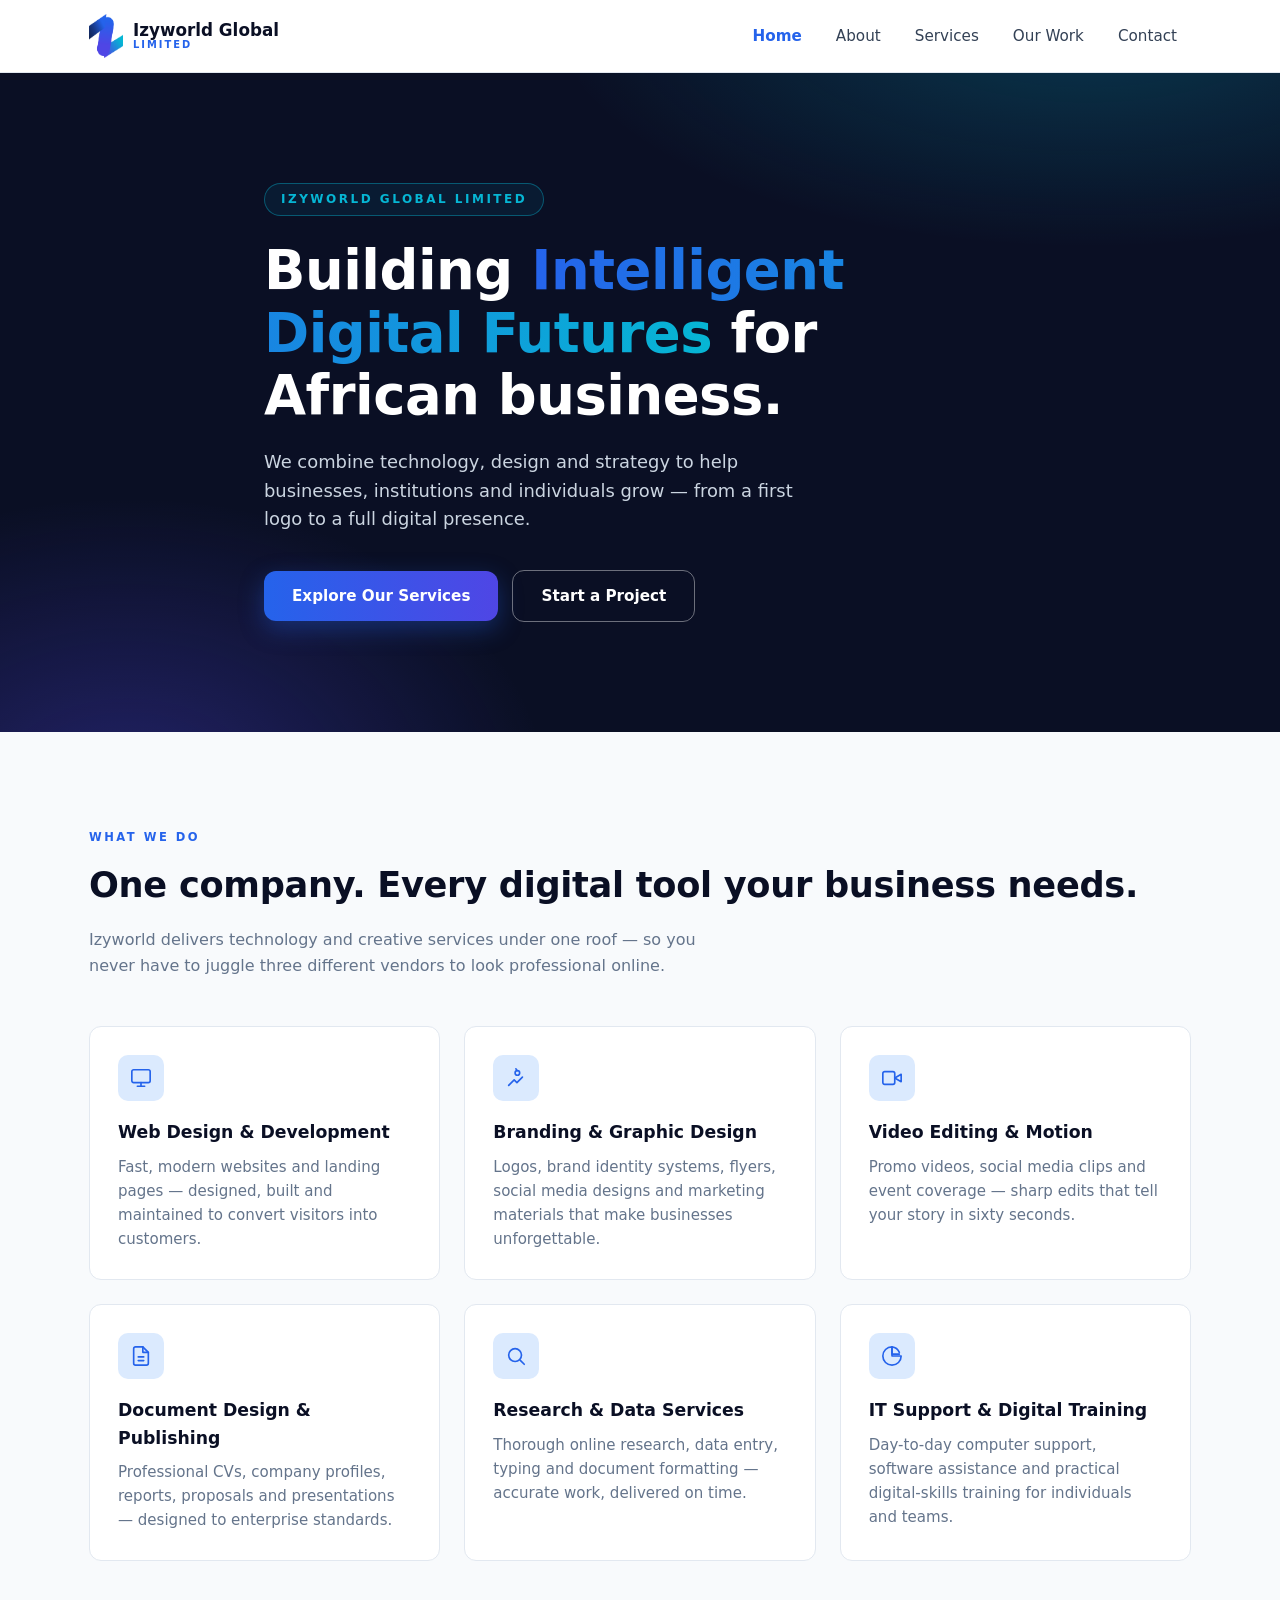
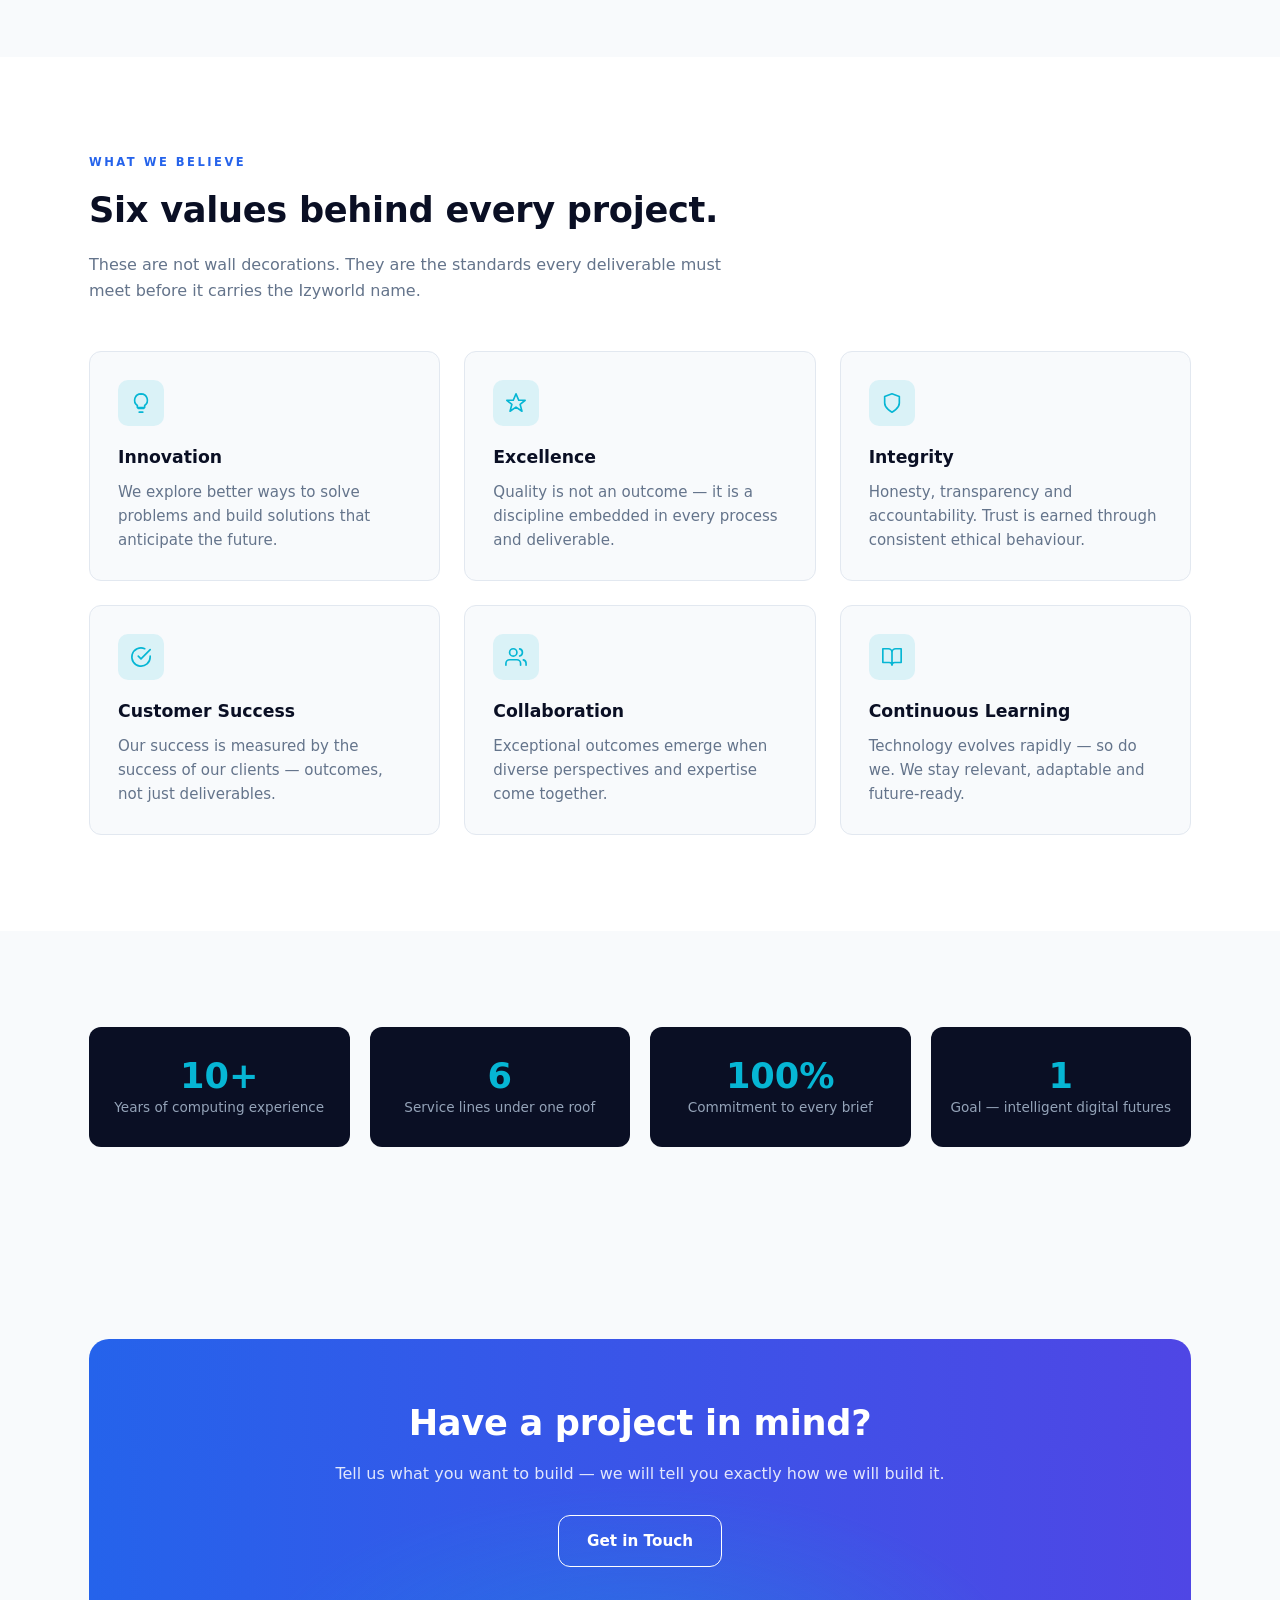
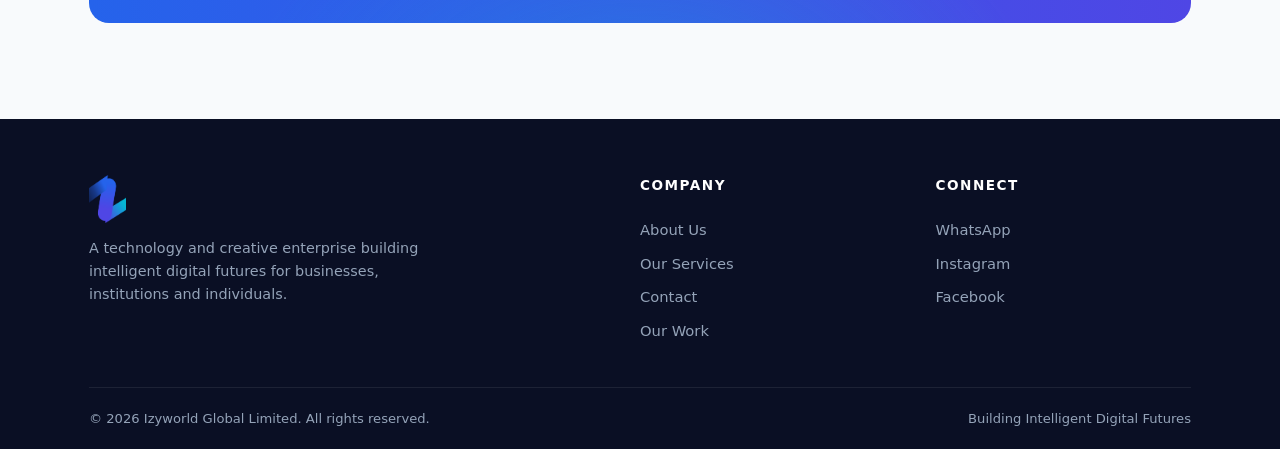
<file: index.html>
<!DOCTYPE html>
<!-- ============================================================
     IZYWORLD GLOBAL LIMITED — HOME PAGE
     This is the file people see first. It has 5 sections:
       1. Hero      — the big opening statement
       2. Services  — what Izyworld does (quick overview)
       3. Values   — the company's six core values
       4. Numbers   — quick trust facts about the company
       5. CTA      — final call to action before the footer
     ============================================================ -->
<html lang="en">
<head>
  <meta charset="UTF-8">
  <meta name="viewport" content="width=device-width, initial-scale=1.0">
  <title>Izyworld Global Limited — Building Intelligent Digital Futures</title>
  <meta name="description" content="Izyworld Global Limited is a technology and creative enterprise delivering web design, branding, video, document design and digital support services.">

  <!-- Favicon: the little logo in the browser tab -->
  <link rel="icon" type="image/png" href="assets/favicon-32.png">
  <link rel="apple-touch-icon" href="assets/apple-touch-icon.png">

  <!-- Stylesheets: brand colors first, then the layout -->
  <link rel="stylesheet" href="css/variables.css">
  <link rel="stylesheet" href="css/main.css">
</head>
<body>

  <!-- ========== HEADER / NAVIGATION (same on every page) ========== -->
  <header class="site-header">
    <nav class="nav">
      <a href="index.html" class="brand">
        <img src="assets/izy-logo.png" alt="Izyworld Global Limited logo">
        <span class="brand-name">Izyworld Global<span>Limited</span></span>
      </a>

      <!-- the menu; class "active" marks the page you are on -->
      <ul class="nav-menu">
        <li><a href="index.html" class="active">Home</a></li>
        <li><a href="about.html">About</a></li>
        <li><a href="services.html">Services</a></li>
        <li><a href="portfolio.html">Our Work</a></li>
        <li><a href="contact.html">Contact</a></li>
      </ul>

      <!-- hamburger button (only visible on phones) -->
      <button class="nav-toggle" aria-label="Open menu">
        <svg class="icon-open" viewBox="0 0 24 24" fill="none" stroke-width="2" stroke-linecap="round"><path stroke="currentColor" d="M4 7h16M4 12h16M4 17h16"/></svg>
        <svg class="icon-close" style="display:none" viewBox="0 0 24 24" fill="none" stroke-width="2" stroke-linecap="round"><path stroke="currentColor" d="M6 6l12 12M18 6L6 18"/></svg>
      </button>
    </nav>
  </header>

  <!-- ========== 1. HERO ========== -->
  <section class="hero">
    <div class="container hero-inner">
      <span class="hero-badge">Izyworld Global Limited</span>
      <h1>Building <em>Intelligent Digital Futures</em> for African business.</h1>
      <p>
        We combine technology, design and strategy to help businesses, institutions
        and individuals grow — from a first logo to a full digital presence.
      </p>
      <div class="hero-actions">
        <a href="services.html" class="btn btn-primary">Explore Our Services</a>
        <a href="contact.html" class="btn btn-outline">Start a Project</a>
      </div>
    </div>
  </section>

  <!-- ========== 2. SERVICES (quick overview — full details on services.html) ========== -->
  <section class="section">
    <div class="container">
      <span class="section-eyebrow reveal">What We Do</span>
      <h2 class="reveal">One company. Every digital tool your business needs.</h2>
      <p class="section-lead reveal">
        Izyworld delivers technology and creative services under one roof — so you
        never have to juggle three different vendors to look professional online.
      </p>

      <div class="card-grid">
        <div class="card reveal">
          <div class="card-icon">
            <svg viewBox="0 0 24 24" fill="none" stroke="currentColor" stroke-width="1.8" stroke-linecap="round" stroke-linejoin="round"><rect x="2" y="3" width="20" height="14" rx="2"/><path d="M8 21h8M12 17v4"/></svg>
          </div>
          <h3>Web Design &amp; Development</h3>
          <p>Fast, modern websites and landing pages — designed, built and maintained to convert visitors into customers.</p>
        </div>

        <div class="card reveal">
          <div class="card-icon">
            <svg viewBox="0 0 24 24" fill="none" stroke="currentColor" stroke-width="1.8" stroke-linecap="round" stroke-linejoin="round"><circle cx="13.5" cy="6.5" r="2.5"/><path d="M12 2l1.2 2.1M4 20l6-6 3 3 6-6"/></svg>
          </div>
          <h3>Branding &amp; Graphic Design</h3>
          <p>Logos, brand identity systems, flyers, social media designs and marketing materials that make businesses unforgettable.</p>
        </div>

        <div class="card reveal">
          <div class="card-icon">
            <svg viewBox="0 0 24 24" fill="none" stroke="currentColor" stroke-width="1.8" stroke-linecap="round" stroke-linejoin="round"><rect x="2" y="5" width="13" height="14" rx="2"/><path d="M22 8l-7 4 7 4V8z"/></svg>
          </div>
          <h3>Video Editing &amp; Motion</h3>
          <p>Promo videos, social media clips and event coverage — sharp edits that tell your story in sixty seconds.</p>
        </div>

        <div class="card reveal">
          <div class="card-icon">
            <svg viewBox="0 0 24 24" fill="none" stroke="currentColor" stroke-width="1.8" stroke-linecap="round" stroke-linejoin="round"><path d="M14 2H6a2 2 0 0 0-2 2v16a2 2 0 0 0 2 2h12a2 2 0 0 0 2-2V8z"/><path d="M14 2v6h6M9 13h6M9 17h6"/></svg>
          </div>
          <h3>Document Design &amp; Publishing</h3>
          <p>Professional CVs, company profiles, reports, proposals and presentations — designed to enterprise standards.</p>
        </div>

        <div class="card reveal">
          <div class="card-icon">
            <svg viewBox="0 0 24 24" fill="none" stroke="currentColor" stroke-width="1.8" stroke-linecap="round" stroke-linejoin="round"><circle cx="11" cy="11" r="7"/><path d="M21 21l-4.3-4.3"/></svg>
          </div>
          <h3>Research &amp; Data Services</h3>
          <p>Thorough online research, data entry, typing and document formatting — accurate work, delivered on time.</p>
        </div>

        <div class="card reveal">
          <div class="card-icon">
            <svg viewBox="0 0 24 24" fill="none" stroke="currentColor" stroke-width="1.8" stroke-linecap="round" stroke-linejoin="round"><path d="M12 2a10 10 0 1 0 10 10h-10V2z"/><path d="M20 8a10 10 0 0 0-8-6v8h8"/></svg>
          </div>
          <h3>IT Support &amp; Digital Training</h3>
          <p>Day-to-day computer support, software assistance and practical digital-skills training for individuals and teams.</p>
        </div>
      </div>
    </div>
  </section>

  <!-- ========== 3. VALUES ========== -->
  <section class="section alt">
    <div class="container">
      <span class="section-eyebrow reveal">What We Believe</span>
      <h2 class="reveal">Six values behind every project.</h2>
      <p class="section-lead reveal">
        These are not wall decorations. They are the standards every deliverable
        must meet before it carries the Izyworld name.
      </p>

      <div class="card-grid">
        <div class="card value-card reveal">
          <div class="card-icon"><svg viewBox="0 0 24 24" fill="none" stroke="currentColor" stroke-width="1.8" stroke-linecap="round" stroke-linejoin="round"><path d="M9 18h6M10 22h4M12 2a7 7 0 0 0-4 12.7V17h8v-2.3A7 7 0 0 0 12 2z"/></svg></div>
          <h3>Innovation</h3>
          <p>We explore better ways to solve problems and build solutions that anticipate the future.</p>
        </div>
        <div class="card value-card reveal">
          <div class="card-icon"><svg viewBox="0 0 24 24" fill="none" stroke="currentColor" stroke-width="1.8" stroke-linecap="round" stroke-linejoin="round"><path d="M12 2l3 7h7l-5.5 4.5L18.5 21 12 16.5 5.5 21l2-7.5L2 9h7z"/></svg></div>
          <h3>Excellence</h3>
          <p>Quality is not an outcome — it is a discipline embedded in every process and deliverable.</p>
        </div>
        <div class="card value-card reveal">
          <div class="card-icon"><svg viewBox="0 0 24 24" fill="none" stroke="currentColor" stroke-width="1.8" stroke-linecap="round" stroke-linejoin="round"><path d="M12 22s8-4 8-10V5l-8-3-8 3v7c0 6 8 10 8 10z"/></svg></div>
          <h3>Integrity</h3>
          <p>Honesty, transparency and accountability. Trust is earned through consistent ethical behaviour.</p>
        </div>
        <div class="card value-card reveal">
          <div class="card-icon"><svg viewBox="0 0 24 24" fill="none" stroke="currentColor" stroke-width="1.8" stroke-linecap="round" stroke-linejoin="round"><path d="M22 11.08V12a10 10 0 1 1-5.9-9.1"/><path d="M22 4L12 14.01l-3-3"/></svg></div>
          <h3>Customer Success</h3>
          <p>Our success is measured by the success of our clients — outcomes, not just deliverables.</p>
        </div>
        <div class="card value-card reveal">
          <div class="card-icon"><svg viewBox="0 0 24 24" fill="none" stroke="currentColor" stroke-width="1.8" stroke-linecap="round" stroke-linejoin="round"><path d="M17 21v-2a4 4 0 0 0-4-4H5a4 4 0 0 0-4 4v2"/><circle cx="9" cy="7" r="4"/><path d="M23 21v-2a4 4 0 0 0-3-3.87M16 3.13a4 4 0 0 1 0 7.75"/></svg></div>
          <h3>Collaboration</h3>
          <p>Exceptional outcomes emerge when diverse perspectives and expertise come together.</p>
        </div>
        <div class="card value-card reveal">
          <div class="card-icon"><svg viewBox="0 0 24 24" fill="none" stroke="currentColor" stroke-width="1.8" stroke-linecap="round" stroke-linejoin="round"><path d="M2 3h6a4 4 0 0 1 4 4v14a3 3 0 0 0-3-3H2zM22 3h-6a4 4 0 0 0-4 4v14a3 3 0 0 1 3-3h7z"/></svg></div>
          <h3>Continuous Learning</h3>
          <p>Technology evolves rapidly — so do we. We stay relevant, adaptable and future-ready.</p>
        </div>
      </div>
    </div>
  </section>

  <!-- ========== 4. NUMBERS (quick trust facts) ========== -->
  <section class="section">
    <div class="container">
      <div class="stats-strip">
        <div class="stat reveal">
          <div class="stat-number">10+</div>
          <div class="stat-label">Years of computing experience</div>
        </div>
        <div class="stat reveal">
          <div class="stat-number">6</div>
          <div class="stat-label">Service lines under one roof</div>
        </div>
        <div class="stat reveal">
          <div class="stat-number">100%</div>
          <div class="stat-label">Commitment to every brief</div>
        </div>
        <div class="stat reveal">
          <div class="stat-number">1</div>
          <div class="stat-label">Goal — intelligent digital futures</div>
        </div>
      </div>
    </div>
  </section>

  <!-- ========== 5. FINAL CALL TO ACTION ========== -->
  <section class="section">
    <div class="container">
      <div class="cta-band reveal">
        <h2>Have a project in mind?</h2>
        <p>Tell us what you want to build — we will tell you exactly how we will build it.</p>
        <a href="contact.html" class="btn btn-outline" style="border-color:#fff">Get in Touch</a>
      </div>
    </div>
  </section>

  <!-- ========== FOOTER (same on every page) ========== -->
  <footer class="site-footer footer">
    <div class="container">
      <div class="footer-grid">
        <div class="footer-brand">
          <img src="assets/izy-logo.png" alt="Izyworld Global Limited logo">
          <p>A technology and creative enterprise building intelligent digital futures for businesses, institutions and individuals.</p>
        </div>
        <div>
          <h4>Company</h4>
          <ul class="footer-links">
            <li><a href="about.html">About Us</a></li>
            <li><a href="services.html">Our Services</a></li>
            <li><a href="contact.html">Contact</a></li>
            <li><a href="portfolio.html">Our Work</a></li>
          </ul>
        </div>
        <div>
          <h4>Connect</h4>
          <ul class="footer-links">
            <!-- UPDATE ME: add real social media links when ready -->
            <li><a href="#">WhatsApp</a></li>
            <li><a href="#">Instagram</a></li>
            <li><a href="#">Facebook</a></li>
          </ul>
        </div>
      </div>
      <div class="footer-bottom">
        <span>© <span id="year">2026</span> Izyworld Global Limited. All rights reserved.</span>
        <span>Building Intelligent Digital Futures</span>
      </div>
    </div>
  </footer>

  <!-- back-to-top button (see js/main.js PART 5) -->
  <button id="backToTop" aria-label="Back to top">↑</button>

  <script src="js/main.js"></script>
</body>
</html>
</file>
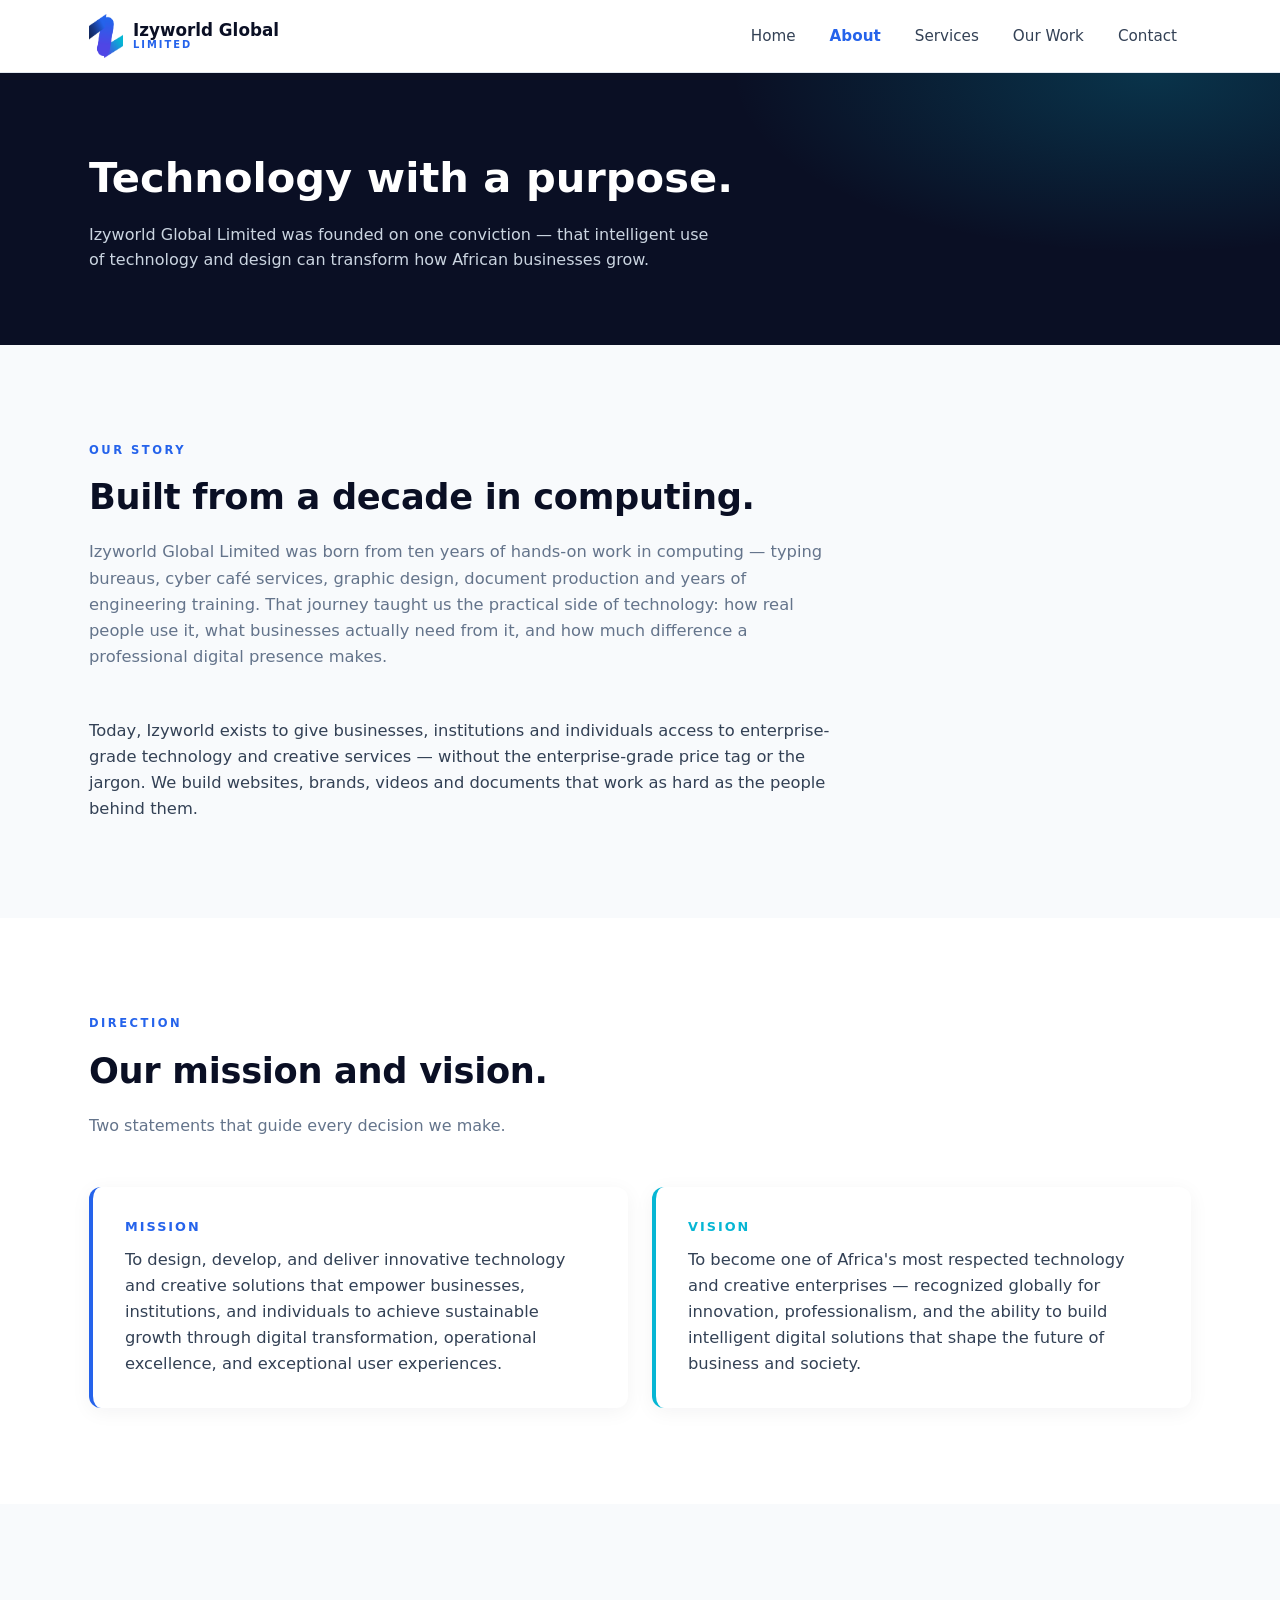
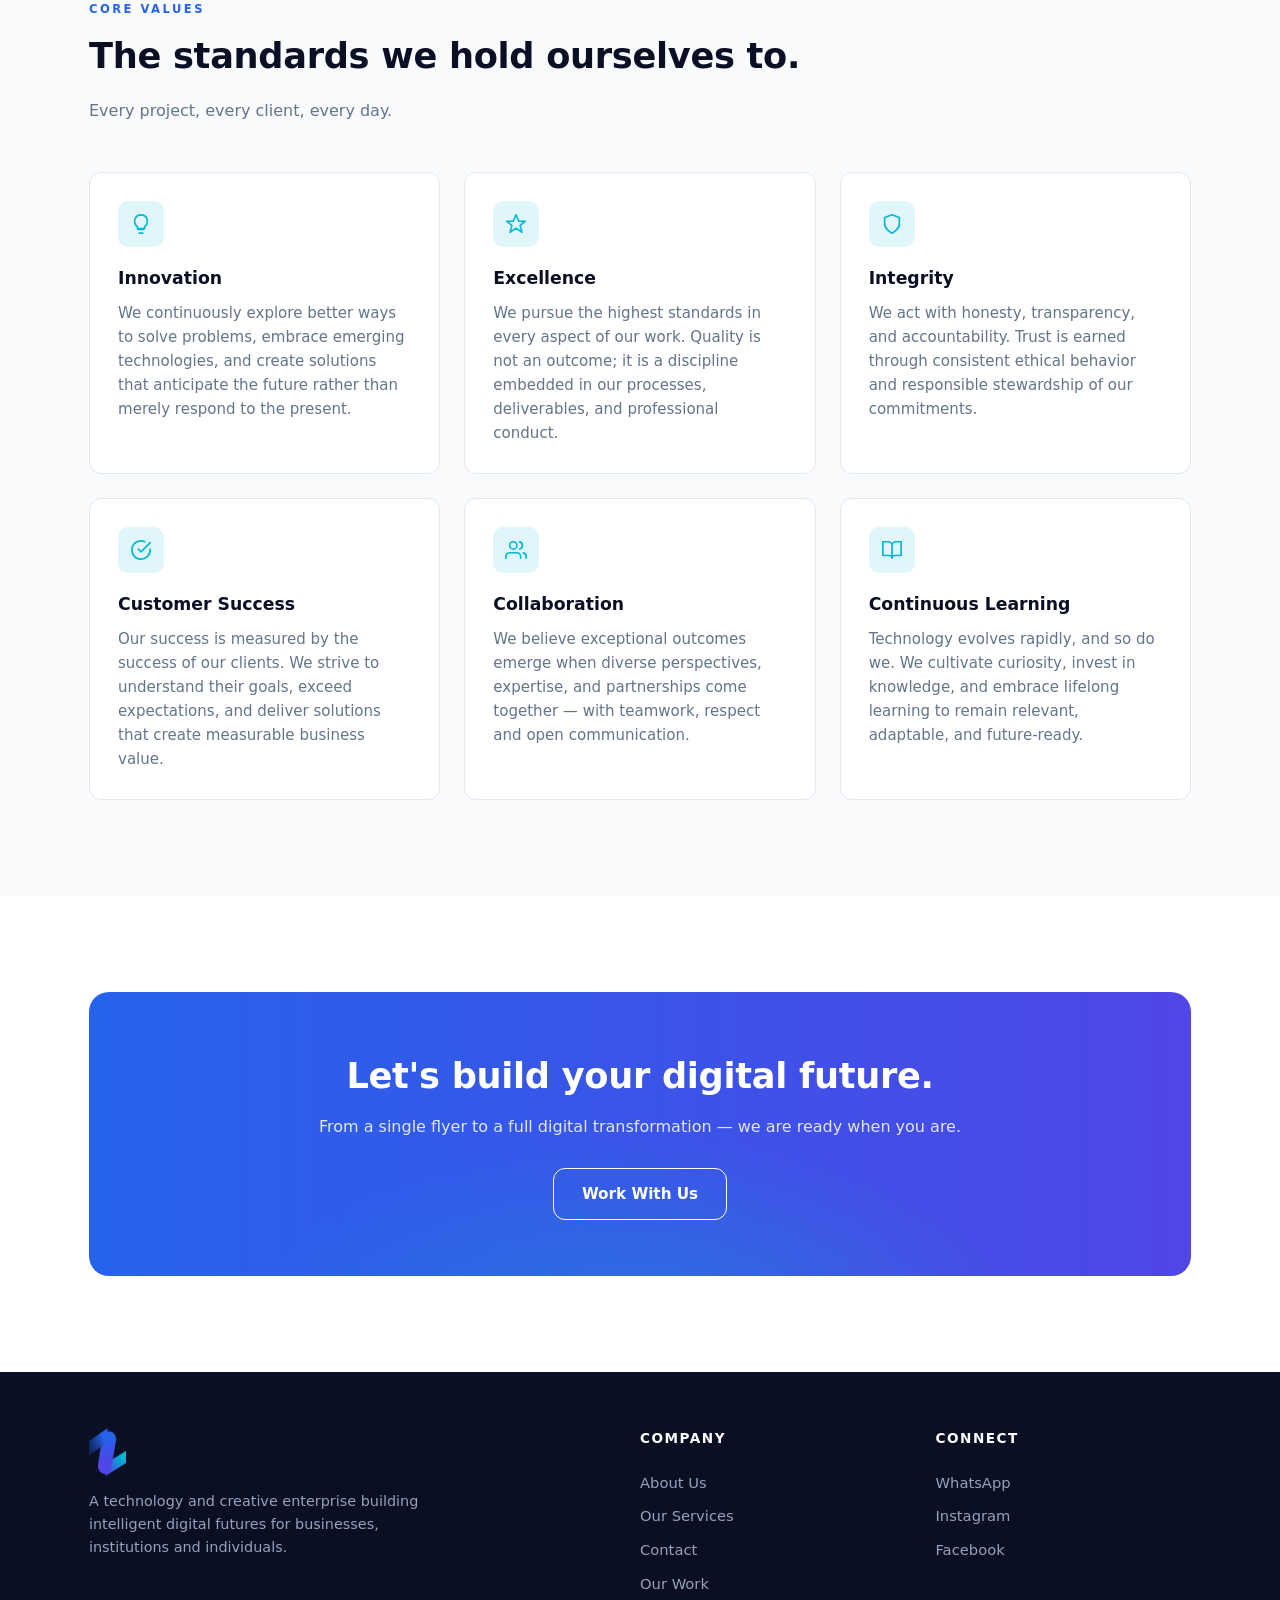
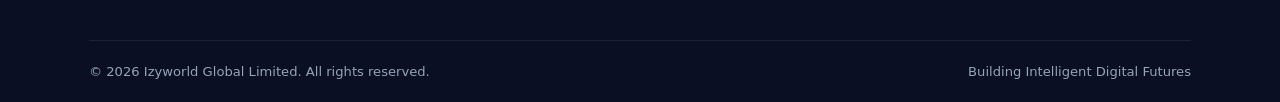
<file: about.html>
<!DOCTYPE html>
<!-- ============================================================
     IZYWORLD GLOBAL LIMITED — ABOUT PAGE
     Sections:
       1. Page banner   — small dark heading strip
       2. Company story — who we are and where we are going
       3. Mission & Vision — the two blocks that drive the company
       4. Values        — our six core values (full statements)
       5. CTA           — invite the visitor to work with us
     ============================================================ -->
<html lang="en">
<head>
  <meta charset="UTF-8">
  <meta name="viewport" content="width=device-width, initial-scale=1.0">
  <title>About Us — Izyworld Global Limited</title>
  <meta name="description" content="The story, mission, vision and values of Izyworld Global Limited — a technology and creative enterprise.">
  <link rel="icon" type="image/png" href="assets/favicon-32.png">
  <link rel="stylesheet" href="css/variables.css">
  <link rel="stylesheet" href="css/main.css">
</head>
<body>

  <!-- header — note: "About" is now the active link -->
  <header class="site-header">
    <nav class="nav">
      <a href="index.html" class="brand">
        <img src="assets/izy-logo.png" alt="Izyworld Global Limited logo">
        <span class="brand-name">Izyworld Global<span>Limited</span></span>
      </a>
      <ul class="nav-menu">
        <li><a href="index.html">Home</a></li>
        <li><a href="about.html" class="active">About</a></li>
        <li><a href="services.html">Services</a></li>
        <li><a href="portfolio.html">Our Work</a></li>
        <li><a href="contact.html">Contact</a></li>
      </ul>
      <button class="nav-toggle" aria-label="Open menu">
        <svg class="icon-open" viewBox="0 0 24 24" fill="none" stroke-width="2" stroke-linecap="round"><path stroke="currentColor" d="M4 7h16M4 12h16M4 17h16"/></svg>
        <svg class="icon-close" style="display:none" viewBox="0 0 24 24" fill="none" stroke-width="2" stroke-linecap="round"><path stroke="currentColor" d="M6 6l12 12M18 6L6 18"/></svg>
      </button>
    </nav>
  </header>

  <!-- 1. PAGE BANNER -->
  <section class="page-banner">
    <div class="container">
      <h1>Technology with a purpose.</h1>
      <p>Izyworld Global Limited was founded on one conviction — that intelligent use of technology and design can transform how African businesses grow.</p>
    </div>
  </section>

  <!-- 2. COMPANY STORY -->
  <section class="section">
    <div class="container">
      <span class="section-eyebrow reveal">Our Story</span>
      <h2 class="reveal">Built from a decade in computing.</h2>
      <p class="section-lead reveal" style="font-size:1.02rem; max-width:760px;">
        Izyworld Global Limited was born from ten years of hands-on work in computing — typing
        bureaus, cyber café services, graphic design, document production and years of
        engineering training. That journey taught us the practical side of technology: how real
        people use it, what businesses actually need from it, and how much difference a
        professional digital presence makes.
      </p>
      <p class="reveal" style="font-size:1.02rem; max-width:760px;">
        Today, Izyworld exists to give businesses, institutions and individuals access to
        enterprise-grade technology and creative services — without the enterprise-grade price
        tag or the jargon. We build websites, brands, videos and documents that work as hard
        as the people behind them.
      </p>
    </div>
  </section>

  <!-- 3. MISSION & VISION -->
  <section class="section alt">
    <div class="container">
      <span class="section-eyebrow reveal">Direction</span>
      <h2 class="reveal">Our mission and vision.</h2>
      <p class="section-lead reveal">Two statements that guide every decision we make.</p>

      <div class="card-grid" style="grid-template-columns: repeat(auto-fit, minmax(340px, 1fr));">
        <div class="mv-block reveal">
          <h3>Mission</h3>
          <p>To design, develop, and deliver innovative technology and creative solutions that
          empower businesses, institutions, and individuals to achieve sustainable growth
          through digital transformation, operational excellence, and exceptional user experiences.</p>
        </div>
        <div class="mv-block reveal" style="border-left-color: var(--izy-accent);">
          <h3 style="color: var(--izy-accent);">Vision</h3>
          <p>To become one of Africa's most respected technology and creative enterprises —
          recognized globally for innovation, professionalism, and the ability to build
          intelligent digital solutions that shape the future of business and society.</p>
        </div>
      </div>
    </div>
  </section>

  <!-- 4. VALUES -->
  <section class="section">
    <div class="container">
      <span class="section-eyebrow reveal">Core Values</span>
      <h2 class="reveal">The standards we hold ourselves to.</h2>
      <p class="section-lead reveal">Every project, every client, every day.</p>

      <div class="card-grid">
        <div class="card value-card reveal">
          <div class="card-icon"><svg viewBox="0 0 24 24" fill="none" stroke="currentColor" stroke-width="1.8" stroke-linecap="round" stroke-linejoin="round"><path d="M9 18h6M10 22h4M12 2a7 7 0 0 0-4 12.7V17h8v-2.3A7 7 0 0 0 12 2z"/></svg></div>
          <h3>Innovation</h3>
          <p>We continuously explore better ways to solve problems, embrace emerging technologies, and create solutions that anticipate the future rather than merely respond to the present.</p>
        </div>
        <div class="card value-card reveal">
          <div class="card-icon"><svg viewBox="0 0 24 24" fill="none" stroke="currentColor" stroke-width="1.8" stroke-linecap="round" stroke-linejoin="round"><path d="M12 2l3 7h7l-5.5 4.5L18.5 21 12 16.5 5.5 21l2-7.5L2 9h7z"/></svg></div>
          <h3>Excellence</h3>
          <p>We pursue the highest standards in every aspect of our work. Quality is not an outcome; it is a discipline embedded in our processes, deliverables, and professional conduct.</p>
        </div>
        <div class="card value-card reveal">
          <div class="card-icon"><svg viewBox="0 0 24 24" fill="none" stroke="currentColor" stroke-width="1.8" stroke-linecap="round" stroke-linejoin="round"><path d="M12 22s8-4 8-10V5l-8-3-8 3v7c0 6 8 10 8 10z"/></svg></div>
          <h3>Integrity</h3>
          <p>We act with honesty, transparency, and accountability. Trust is earned through consistent ethical behavior and responsible stewardship of our commitments.</p>
        </div>
        <div class="card value-card reveal">
          <div class="card-icon"><svg viewBox="0 0 24 24" fill="none" stroke="currentColor" stroke-width="1.8" stroke-linecap="round" stroke-linejoin="round"><path d="M22 11.08V12a10 10 0 1 1-5.9-9.1"/><path d="M22 4L12 14.01l-3-3"/></svg></div>
          <h3>Customer Success</h3>
          <p>Our success is measured by the success of our clients. We strive to understand their goals, exceed expectations, and deliver solutions that create measurable business value.</p>
        </div>
        <div class="card value-card reveal">
          <div class="card-icon"><svg viewBox="0 0 24 24" fill="none" stroke="currentColor" stroke-width="1.8" stroke-linecap="round" stroke-linejoin="round"><path d="M17 21v-2a4 4 0 0 0-4-4H5a4 4 0 0 0-4 4v2"/><circle cx="9" cy="7" r="4"/><path d="M23 21v-2a4 4 0 0 0-3-3.87M16 3.13a4 4 0 0 1 0 7.75"/></svg></div>
          <h3>Collaboration</h3>
          <p>We believe exceptional outcomes emerge when diverse perspectives, expertise, and partnerships come together — with teamwork, respect and open communication.</p>
        </div>
        <div class="card value-card reveal">
          <div class="card-icon"><svg viewBox="0 0 24 24" fill="none" stroke="currentColor" stroke-width="1.8" stroke-linecap="round" stroke-linejoin="round"><path d="M2 3h6a4 4 0 0 1 4 4v14a3 3 0 0 0-3-3H2zM22 3h-6a4 4 0 0 0-4 4v14a3 3 0 0 1 3-3h7z"/></svg></div>
          <h3>Continuous Learning</h3>
          <p>Technology evolves rapidly, and so do we. We cultivate curiosity, invest in knowledge, and embrace lifelong learning to remain relevant, adaptable, and future-ready.</p>
        </div>
      </div>
    </div>
  </section>

  <!-- 5. CTA -->
  <section class="section alt">
    <div class="container">
      <div class="cta-band reveal">
        <h2>Let's build your digital future.</h2>
        <p>From a single flyer to a full digital transformation — we are ready when you are.</p>
        <a href="contact.html" class="btn btn-outline" style="border-color:#fff">Work With Us</a>
      </div>
    </div>
  </section>

  <footer class="site-footer footer">
    <div class="container">
      <div class="footer-grid">
        <div class="footer-brand">
          <img src="assets/izy-logo.png" alt="Izyworld Global Limited logo">
          <p>A technology and creative enterprise building intelligent digital futures for businesses, institutions and individuals.</p>
        </div>
        <div>
          <h4>Company</h4>
          <ul class="footer-links">
            <li><a href="about.html">About Us</a></li>
            <li><a href="services.html">Our Services</a></li>
            <li><a href="contact.html">Contact</a></li>
            <li><a href="portfolio.html">Our Work</a></li>
          </ul>
        </div>
        <div>
          <h4>Connect</h4>
          <ul class="footer-links">
            <li><a href="#">WhatsApp</a></li>
            <li><a href="#">Instagram</a></li>
            <li><a href="#">Facebook</a></li>
          </ul>
        </div>
      </div>
      <div class="footer-bottom">
        <span>© <span id="year">2026</span> Izyworld Global Limited. All rights reserved.</span>
        <span>Building Intelligent Digital Futures</span>
      </div>
    </div>
  </footer>

  <button id="backToTop" aria-label="Back to top">↑</button>
  <script src="js/main.js"></script>
</body>
</html>
</file>
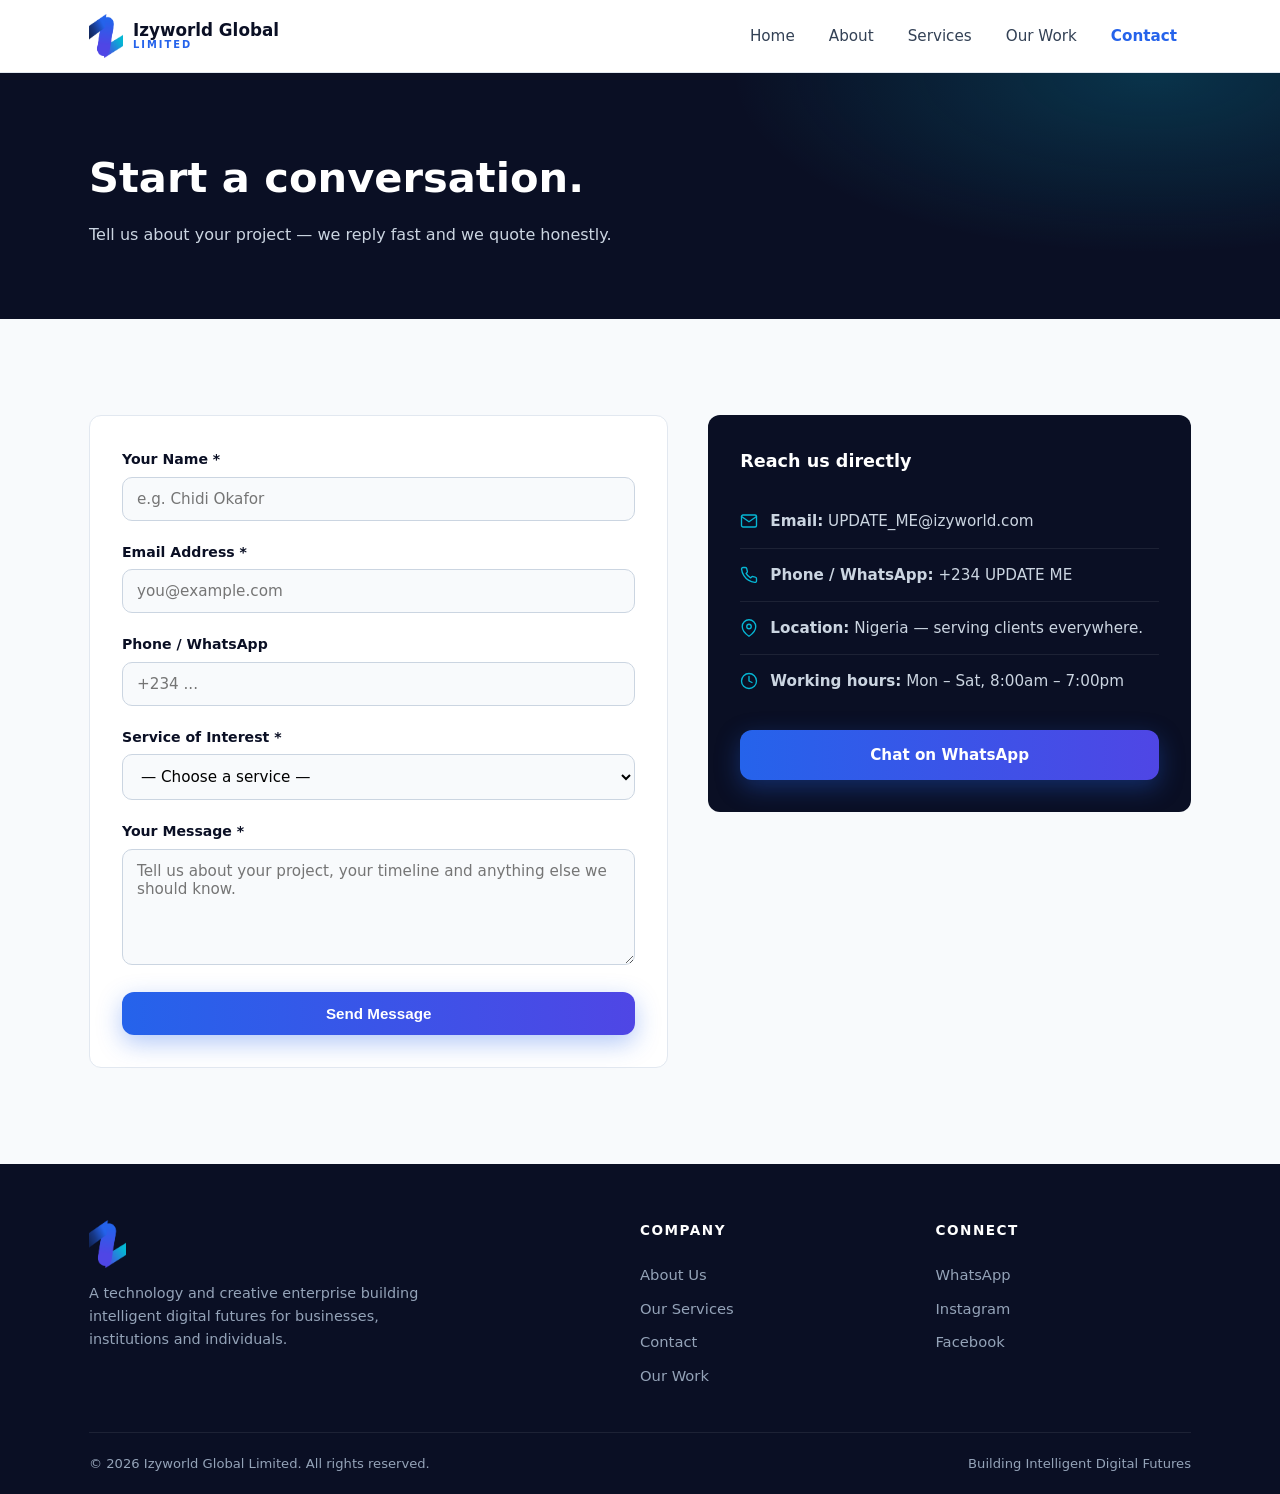
<file: contact.html>
<!DOCTYPE html>
<!-- ============================================================
     IZYWORLD GLOBAL LIMITED — CONTACT PAGE
     Two halves:
       LEFT  — the enquiry form (checked by js/main.js PART 4)
       RIGHT — contact details card

     The form uses "mailto:" for now (no server needed).
     UPDATE the email address, phone and WhatsApp link below —
     search for "UPDATE ME" in this file.
     ============================================================ -->
<html lang="en">
<head>
  <meta charset="UTF-8">
  <meta name="viewport" content="width=device-width, initial-scale=1.0">
  <title>Contact Us — Izyworld Global Limited</title>
  <meta name="description" content="Contact Izyworld Global Limited for web design, branding, video, document design and digital support services.">
  <link rel="icon" type="image/png" href="assets/favicon-32.png">
  <link rel="stylesheet" href="css/variables.css">
  <link rel="stylesheet" href="css/main.css">
</head>
<body>

  <header class="site-header">
    <nav class="nav">
      <a href="index.html" class="brand">
        <img src="assets/izy-logo.png" alt="Izyworld Global Limited logo">
        <span class="brand-name">Izyworld Global<span>Limited</span></span>
      </a>
      <ul class="nav-menu">
        <li><a href="index.html">Home</a></li>
        <li><a href="about.html">About</a></li>
        <li><a href="services.html">Services</a></li>
        <li><a href="portfolio.html">Our Work</a></li>
        <li><a href="contact.html" class="active">Contact</a></li>
      </ul>
      <button class="nav-toggle" aria-label="Open menu">
        <svg class="icon-open" viewBox="0 0 24 24" fill="none" stroke-width="2" stroke-linecap="round"><path stroke="currentColor" d="M4 7h16M4 12h16M4 17h16"/></svg>
        <svg class="icon-close" style="display:none" viewBox="0 0 24 24" fill="none" stroke-width="2" stroke-linecap="round"><path stroke="currentColor" d="M6 6l12 12M18 6L6 18"/></svg>
      </button>
    </nav>
  </header>

  <section class="page-banner">
    <div class="container">
      <h1>Start a conversation.</h1>
      <p>Tell us about your project — we reply fast and we quote honestly.</p>
    </div>
  </section>

  <section class="section">
    <div class="container">
      <div class="contact-layout">

        <!-- LEFT: THE FORM -->
        <form class="contact-form reveal" id="contactForm" novalidate>
          <!-- novalidate = the browser's built-in messages are off,
               so only OUR messages from main.js will show -->

          <div class="form-group">
            <label for="name">Your Name *</label>
            <input type="text" id="name" required placeholder="e.g. Chidi Okafor">
            <div class="error-msg" data-error-for="name">Please enter your name.</div>
          </div>

          <div class="form-group">
            <label for="email">Email Address *</label>
            <input type="email" id="email" required placeholder="you@example.com">
            <div class="error-msg" data-error-for="email">Please enter a valid email address.</div>
          </div>

          <div class="form-group">
            <label for="phone">Phone / WhatsApp</label>
            <input type="tel" id="phone" placeholder="+234 ...">
          </div>

          <div class="form-group">
            <label for="service">Service of Interest *</label>
            <select id="service" required>
              <option value="">— Choose a service —</option>
              <option>Web Design &amp; Development</option>
              <option>Branding &amp; Graphic Design</option>
              <option>Video Editing &amp; Motion</option>
              <option>Document Design &amp; Publishing</option>
              <option>Research &amp; Data Services</option>
              <option>IT Support &amp; Digital Training</option>
              <option>Something else / Not sure yet</option>
            </select>
            <div class="error-msg" data-error-for="service">Please choose a service.</div>
          </div>

          <div class="form-group">
            <label for="message">Your Message *</label>
            <textarea id="message" rows="5" required placeholder="Tell us about your project, your timeline and anything else we should know."></textarea>
            <div class="error-msg" data-error-for="message">Please write a short message.</div>
          </div>

          <button type="submit" class="btn btn-primary" style="width:100%">Send Message</button>
        </form>

        <!-- RIGHT: CONTACT DETAILS -->
        <div class="contact-info-card reveal">
          <h3>Reach us directly</h3>

          <div class="contact-line">
            <svg viewBox="0 0 24 24" fill="none" stroke="currentColor" stroke-width="1.8" stroke-linecap="round" stroke-linejoin="round"><path d="M4 4h16c1.1 0 2 .9 2 2v12c0 1.1-.9 2-2 2H4c-1.1 0-2-.9-2-2V6c0-1.1.9-2 2-2z"/><path d="M22 6l-10 7L2 6"/></svg>
            <span>
              <!-- UPDATE ME: replace with the real company email -->
              <strong>Email:</strong> UPDATE_ME@izyworld.com
            </span>
          </div>

          <div class="contact-line">
            <svg viewBox="0 0 24 24" fill="none" stroke="currentColor" stroke-width="1.8" stroke-linecap="round" stroke-linejoin="round"><path d="M22 16.92v3a2 2 0 0 1-2.18 2 19.79 19.79 0 0 1-8.63-3.07 19.5 19.5 0 0 1-6-6A19.79 19.79 0 0 1 2.08 4.18 2 2 0 0 1 4.06 2h3a2 2 0 0 1 2 1.72c.13.96.36 1.9.7 2.81a2 2 0 0 1-.45 2.11L8.09 9.91a16 16 0 0 0 6 6l1.27-1.27a2 2 0 0 1 2.11-.45c.91.34 1.85.57 2.81.7A2 2 0 0 1 22 16.92z"/></svg>
            <span>
              <!-- UPDATE ME: replace with the real company phone -->
              <strong>Phone / WhatsApp:</strong> +234 UPDATE ME
            </span>
          </div>

          <div class="contact-line">
            <svg viewBox="0 0 24 24" fill="none" stroke="currentColor" stroke-width="1.8" stroke-linecap="round" stroke-linejoin="round"><path d="M21 10c0 7-9 13-9 13s-9-6-9-13a9 9 0 0 1 18 0z"/><circle cx="12" cy="10" r="3"/></svg>
            <span><strong>Location:</strong> Nigeria — serving clients everywhere.</span>
          </div>

          <div class="contact-line" style="border-bottom:none">
            <svg viewBox="0 0 24 24" fill="none" stroke="currentColor" stroke-width="1.8" stroke-linecap="round" stroke-linejoin="round"><circle cx="12" cy="12" r="10"/><path d="M12 6v6l4 2"/></svg>
            <span><strong>Working hours:</strong> Mon – Sat, 8:00am – 7:00pm</span>
          </div>

          <a href="#" class="btn btn-primary" style="width:100%; margin-top:22px; display:block; text-align:center;">
            <!-- UPDATE ME: replace # with your WhatsApp link, e.g. https://wa.me/234XXXXXXXXXX -->
            Chat on WhatsApp
          </a>
        </div>

      </div>
    </div>
  </section>

  <footer class="site-footer footer">
    <div class="container">
      <div class="footer-grid">
        <div class="footer-brand">
          <img src="assets/izy-logo.png" alt="Izyworld Global Limited logo">
          <p>A technology and creative enterprise building intelligent digital futures for businesses, institutions and individuals.</p>
        </div>
        <div>
          <h4>Company</h4>
          <ul class="footer-links">
            <li><a href="about.html">About Us</a></li>
            <li><a href="services.html">Our Services</a></li>
            <li><a href="contact.html">Contact</a></li>
            <li><a href="portfolio.html">Our Work</a></li>
          </ul>
        </div>
        <div>
          <h4>Connect</h4>
          <ul class="footer-links">
            <li><a href="#">WhatsApp</a></li>
            <li><a href="#">Instagram</a></li>
            <li><a href="#">Facebook</a></li>
          </ul>
        </div>
      </div>
      <div class="footer-bottom">
        <span>© <span id="year">2026</span> Izyworld Global Limited. All rights reserved.</span>
        <span>Building Intelligent Digital Futures</span>
      </div>
    </div>
  </footer>

  <button id="backToTop" aria-label="Back to top">↑</button>
  <script src="js/main.js"></script>
</body>
</html>
</file>
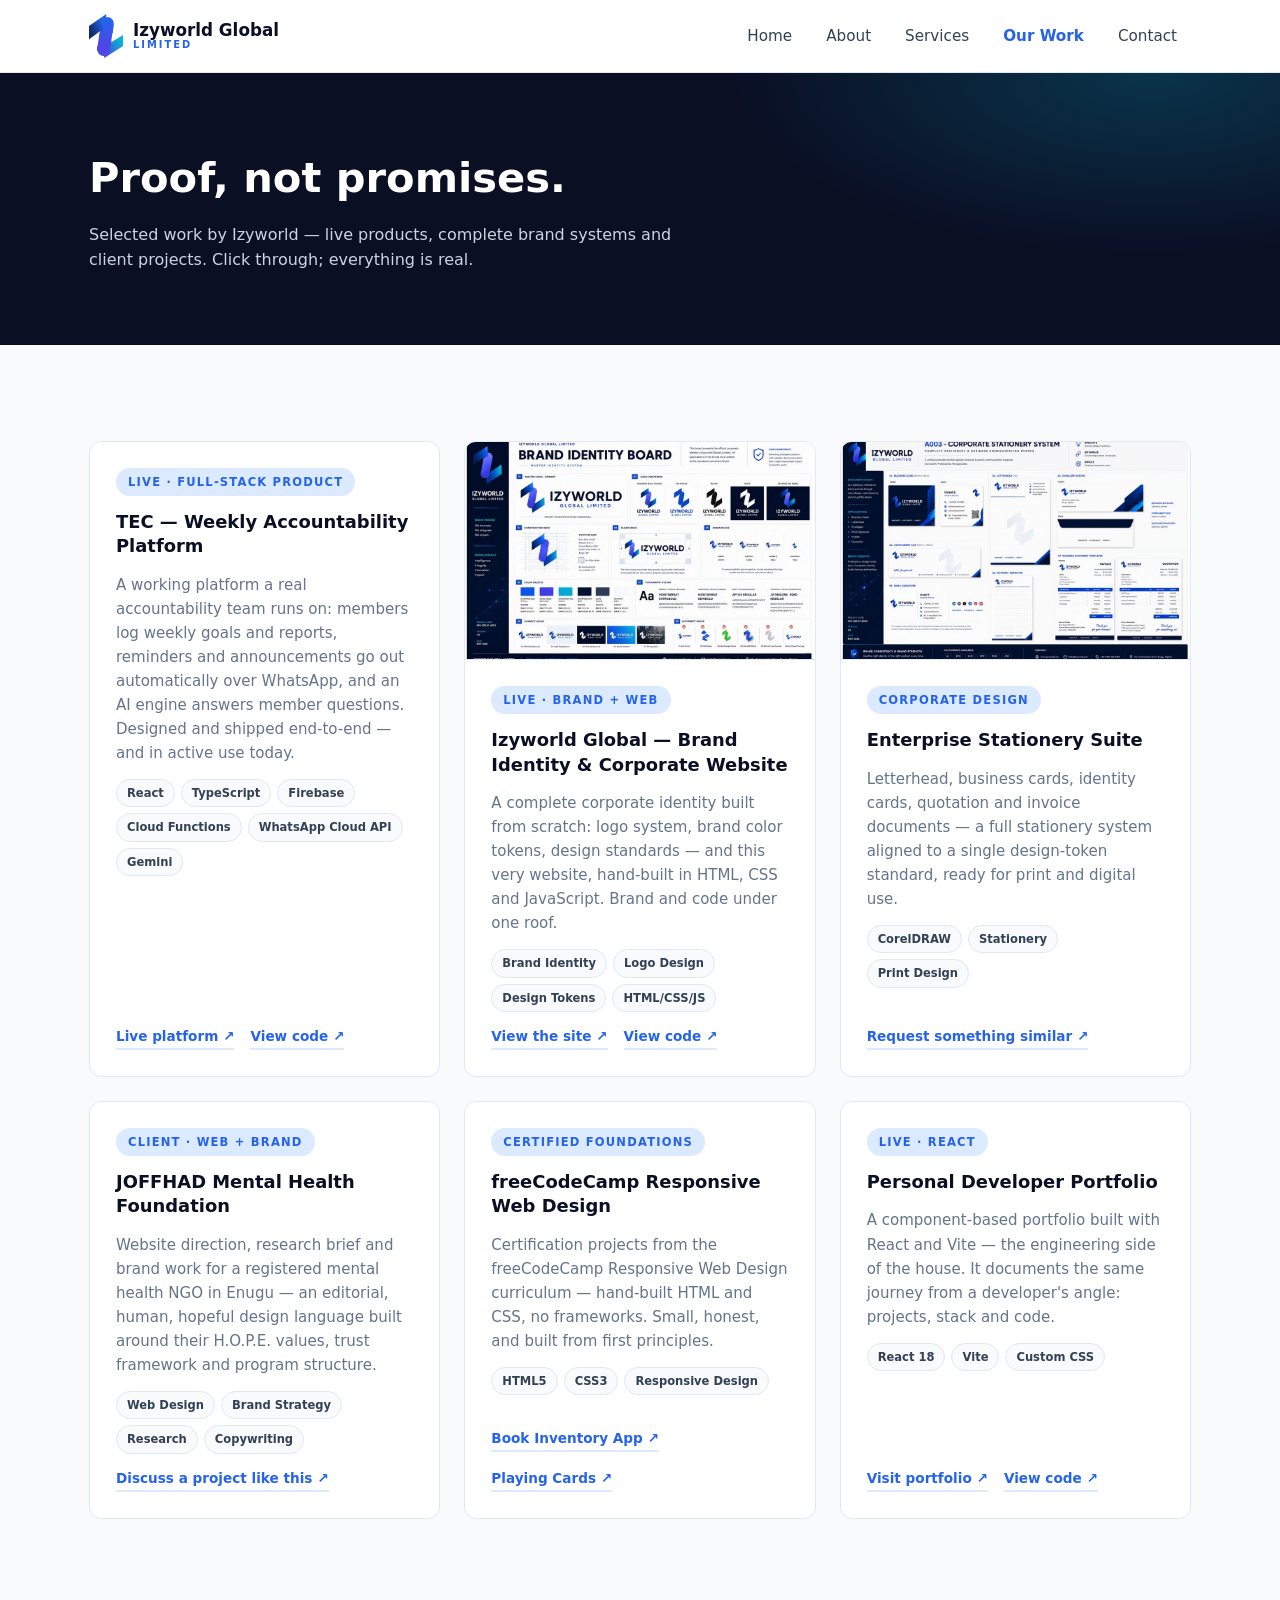
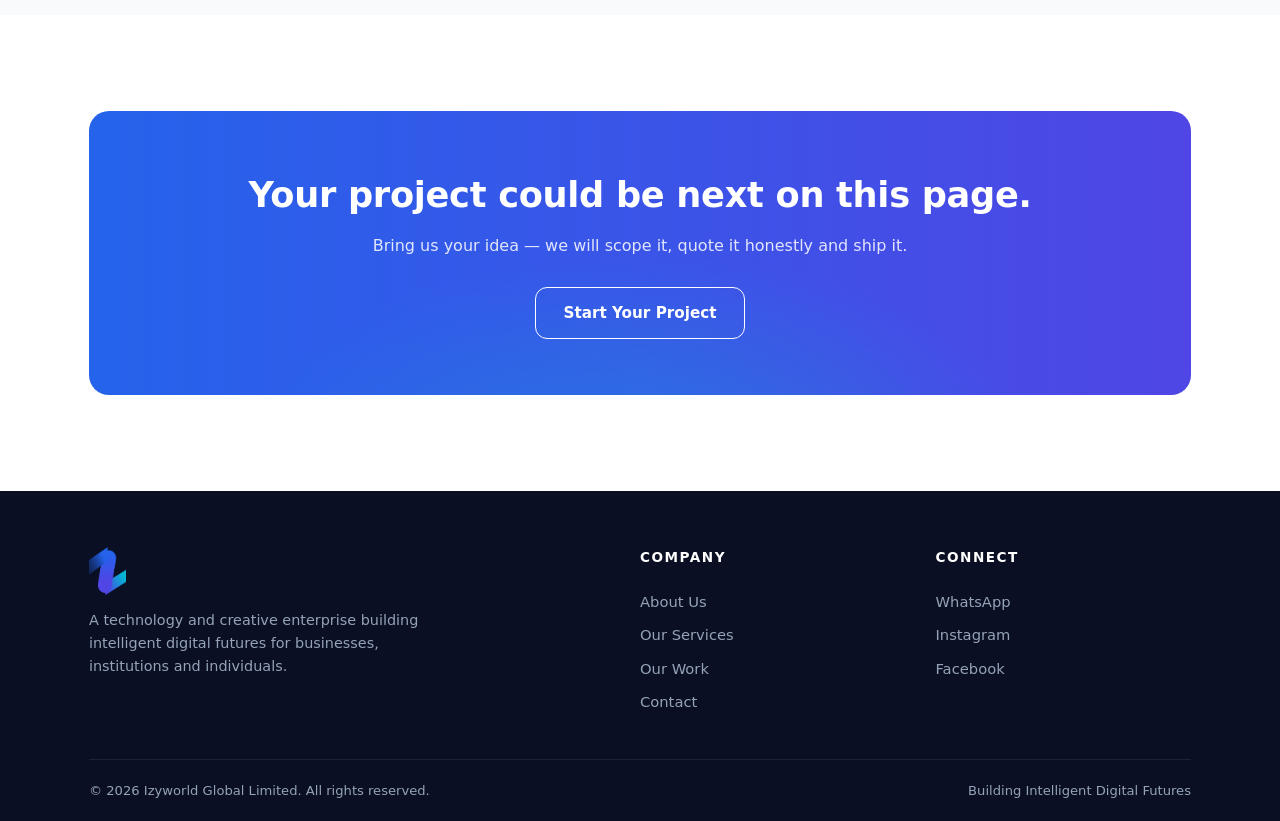
<file: portfolio.html>
<!DOCTYPE html>
<!-- ============================================================
     IZYWORLD GLOBAL LIMITED — OUR WORK (PORTFOLIO) PAGE
     Proof, not promises. Every card is a REAL project:
       1. TEC Platform        — live full-stack product
       2. Izyworld identity   — our own brand + this website
       3. Stationery System   — corporate design work
       4. JOFFHAD             — client web/brand project
       5. freeCodeCamp builds — certified foundations
     Cards with images use .project-media; text-only cards
     simply leave it out (see css/main.css part 14).
     ============================================================ -->
<html lang="en">
<head>
  <meta charset="UTF-8">
  <meta name="viewport" content="width=device-width, initial-scale=1.0">
  <title>Our Work — Izyworld Global Limited</title>
  <meta name="description" content="Selected work by Izyworld Global Limited — live web platforms, brand identity systems, corporate stationery and client projects.">
  <link rel="icon" type="image/png" href="assets/favicon-32.png">
  <link rel="stylesheet" href="css/variables.css">
  <link rel="stylesheet" href="css/main.css">
</head>
<body>

  <header class="site-header">
    <nav class="nav">
      <a href="index.html" class="brand">
        <img src="assets/izy-logo.png" alt="Izyworld Global Limited logo">
        <span class="brand-name">Izyworld Global<span>Limited</span></span>
      </a>
      <ul class="nav-menu">
        <li><a href="index.html">Home</a></li>
        <li><a href="about.html">About</a></li>
        <li><a href="services.html">Services</a></li>
        <li><a href="portfolio.html" class="active">Our Work</a></li>
        <li><a href="contact.html">Contact</a></li>
      </ul>
      <button class="nav-toggle" aria-label="Open menu">
        <svg class="icon-open" viewBox="0 0 24 24" fill="none" stroke-width="2" stroke-linecap="round"><path stroke="currentColor" d="M4 7h16M4 12h16M4 17h16"/></svg>
        <svg class="icon-close" style="display:none" viewBox="0 0 24 24" fill="none" stroke-width="2" stroke-linecap="round"><path stroke="currentColor" d="M6 6l12 12M18 6L6 18"/></svg>
      </button>
    </nav>
  </header>

  <section class="page-banner">
    <div class="container">
      <h1>Proof, not promises.</h1>
      <p>Selected work by Izyworld — live products, complete brand systems and client projects. Click through; everything is real.</p>
    </div>
  </section>

  <section class="section">
    <div class="container">
      <div class="project-grid">

        <!-- PROJECT 1 — TEC (live full-stack product) -->
        <article class="project-card reveal">
          <div class="project-body">
            <span class="project-badge">Live · Full-stack product</span>
            <h3>TEC — Weekly Accountability Platform</h3>
            <p>
              A working platform a real accountability team runs on: members log weekly
              goals and reports, reminders and announcements go out automatically over
              WhatsApp, and an AI engine answers member questions. Designed and shipped
              end-to-end — and in active use today.
            </p>
            <div class="project-tags">
              <span class="tag">React</span>
              <span class="tag">TypeScript</span>
              <span class="tag">Firebase</span>
              <span class="tag">Cloud Functions</span>
              <span class="tag">WhatsApp Cloud API</span>
              <span class="tag">Gemini</span>
            </div>
            <div class="project-links">
              <a href="https://tec-weekly-goals.web.app" target="_blank" rel="noreferrer">Live platform ↗</a>
              <a href="https://github.com/izyworld-a/TEC_WEBSITE" target="_blank" rel="noreferrer">View code ↗</a>
            </div>
          </div>
        </article>

        <!-- PROJECT 2 — Izyworld brand identity (with image) -->
        <article class="project-card reveal">
          <img class="project-media" src="assets/portfolio/izy-brand-identity.jpg" alt="Izyworld brand identity board">
          <div class="project-body">
            <span class="project-badge">Live · Brand + Web</span>
            <h3>Izyworld Global — Brand Identity &amp; Corporate Website</h3>
            <p>
              A complete corporate identity built from scratch: logo system, brand color
              tokens, design standards — and this very website, hand-built in HTML, CSS
              and JavaScript. Brand and code under one roof.
            </p>
            <div class="project-tags">
              <span class="tag">Brand Identity</span>
              <span class="tag">Logo Design</span>
              <span class="tag">Design Tokens</span>
              <span class="tag">HTML/CSS/JS</span>
            </div>
            <div class="project-links">
              <a href="index.html">View the site ↗</a>
              <a href="https://github.com/izyworld-a/izyworld-website" target="_blank" rel="noreferrer">View code ↗</a>
            </div>
          </div>
        </article>

        <!-- PROJECT 3 — Stationery system (with image) -->
        <article class="project-card reveal">
          <img class="project-media" src="assets/portfolio/izy-stationery.jpg" alt="Izyworld corporate stationery system">
          <div class="project-body">
            <span class="project-badge">Corporate Design</span>
            <h3>Enterprise Stationery Suite</h3>
            <p>
              Letterhead, business cards, identity cards, quotation and invoice documents —
              a full stationery system aligned to a single design-token standard, ready
              for print and digital use.
            </p>
            <div class="project-tags">
              <span class="tag">CorelDRAW</span>
              <span class="tag">Stationery</span>
              <span class="tag">Print Design</span>
            </div>
            <div class="project-links">
              <a href="contact.html">Request something similar ↗</a>
            </div>
          </div>
        </article>

        <!-- PROJECT 4 — JOFFHAD (client project) -->
        <article class="project-card reveal">
          <div class="project-body">
            <span class="project-badge">Client · Web + Brand</span>
            <h3>JOFFHAD Mental Health Foundation</h3>
            <p>
              Website direction, research brief and brand work for a registered mental
              health NGO in Enugu — an editorial, human, hopeful design language built
              around their H.O.P.E. values, trust framework and program structure.
            </p>
            <div class="project-tags">
              <span class="tag">Web Design</span>
              <span class="tag">Brand Strategy</span>
              <span class="tag">Research</span>
              <span class="tag">Copywriting</span>
            </div>
            <div class="project-links">
              <a href="contact.html">Discuss a project like this ↗</a>
            </div>
          </div>
        </article>

        <!-- PROJECT 5 — freeCodeCamp certifications -->
        <article class="project-card reveal">
          <div class="project-body">
            <span class="project-badge">Certified foundations</span>
            <h3>freeCodeCamp Responsive Web Design</h3>
            <p>
              Certification projects from the freeCodeCamp Responsive Web Design
              curriculum — hand-built HTML and CSS, no frameworks. Small, honest,
              and built from first principles.
            </p>
            <div class="project-tags">
              <span class="tag">HTML5</span>
              <span class="tag">CSS3</span>
              <span class="tag">Responsive Design</span>
            </div>
            <div class="project-links">
              <a href="https://github.com/izyworld-a/Book-Inventory-App" target="_blank" rel="noreferrer">Book Inventory App ↗</a>
              <a href="https://github.com/izyworld-a/Playing-Cards" target="_blank" rel="noreferrer">Playing Cards ↗</a>
            </div>
          </div>
        </article>

        <!-- PROJECT 6 — personal dev portfolio -->
        <article class="project-card reveal">
          <div class="project-body">
            <span class="project-badge">Live · React</span>
            <h3>Personal Developer Portfolio</h3>
            <p>
              A component-based portfolio built with React and Vite — the engineering
              side of the house. It documents the same journey from a developer's angle:
              projects, stack and code.
            </p>
            <div class="project-tags">
              <span class="tag">React 18</span>
              <span class="tag">Vite</span>
              <span class="tag">Custom CSS</span>
            </div>
            <div class="project-links">
              <a href="https://izyworld-a.github.io/portfolio/" target="_blank" rel="noreferrer">Visit portfolio ↗</a>
              <a href="https://github.com/izyworld-a/portfolio" target="_blank" rel="noreferrer">View code ↗</a>
            </div>
          </div>
        </article>

      </div>
    </div>
  </section>

  <section class="section alt">
    <div class="container">
      <div class="cta-band reveal">
        <h2>Your project could be next on this page.</h2>
        <p>Bring us your idea — we will scope it, quote it honestly and ship it.</p>
        <a href="contact.html" class="btn btn-outline" style="border-color:#fff">Start Your Project</a>
      </div>
    </div>
  </section>

  <footer class="site-footer footer">
    <div class="container">
      <div class="footer-grid">
        <div class="footer-brand">
          <img src="assets/izy-logo.png" alt="Izyworld Global Limited logo">
          <p>A technology and creative enterprise building intelligent digital futures for businesses, institutions and individuals.</p>
        </div>
        <div>
          <h4>Company</h4>
          <ul class="footer-links">
            <li><a href="about.html">About Us</a></li>
            <li><a href="services.html">Our Services</a></li>
            <li><a href="portfolio.html">Our Work</a></li>
            <li><a href="contact.html">Contact</a></li>
          </ul>
        </div>
        <div>
          <h4>Connect</h4>
          <ul class="footer-links">
            <li><a href="#">WhatsApp</a></li>
            <li><a href="#">Instagram</a></li>
            <li><a href="#">Facebook</a></li>
          </ul>
        </div>
      </div>
      <div class="footer-bottom">
        <span>© <span id="year">2026</span> Izyworld Global Limited. All rights reserved.</span>
        <span>Building Intelligent Digital Futures</span>
      </div>
    </div>
  </footer>

  <button id="backToTop" aria-label="Back to top">↑</button>
  <script src="js/main.js"></script>
</body>
</html>
</file>
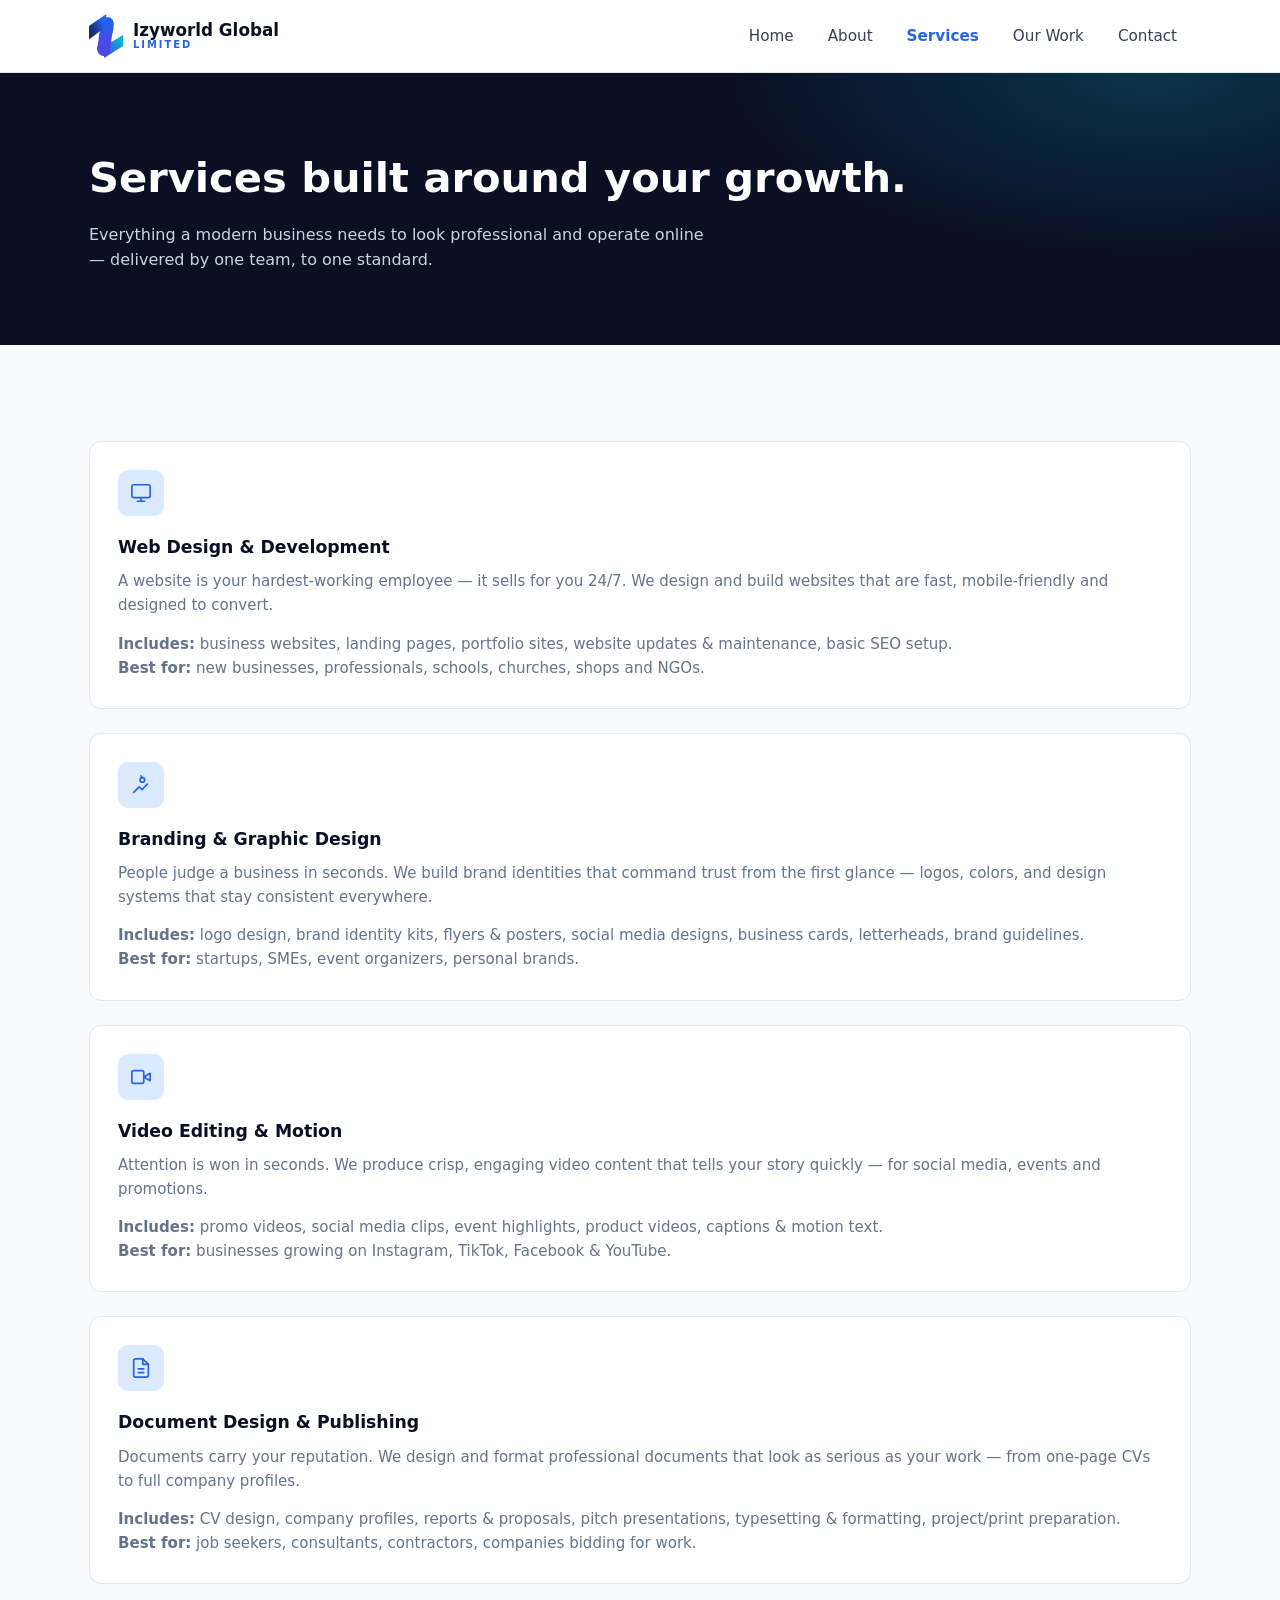
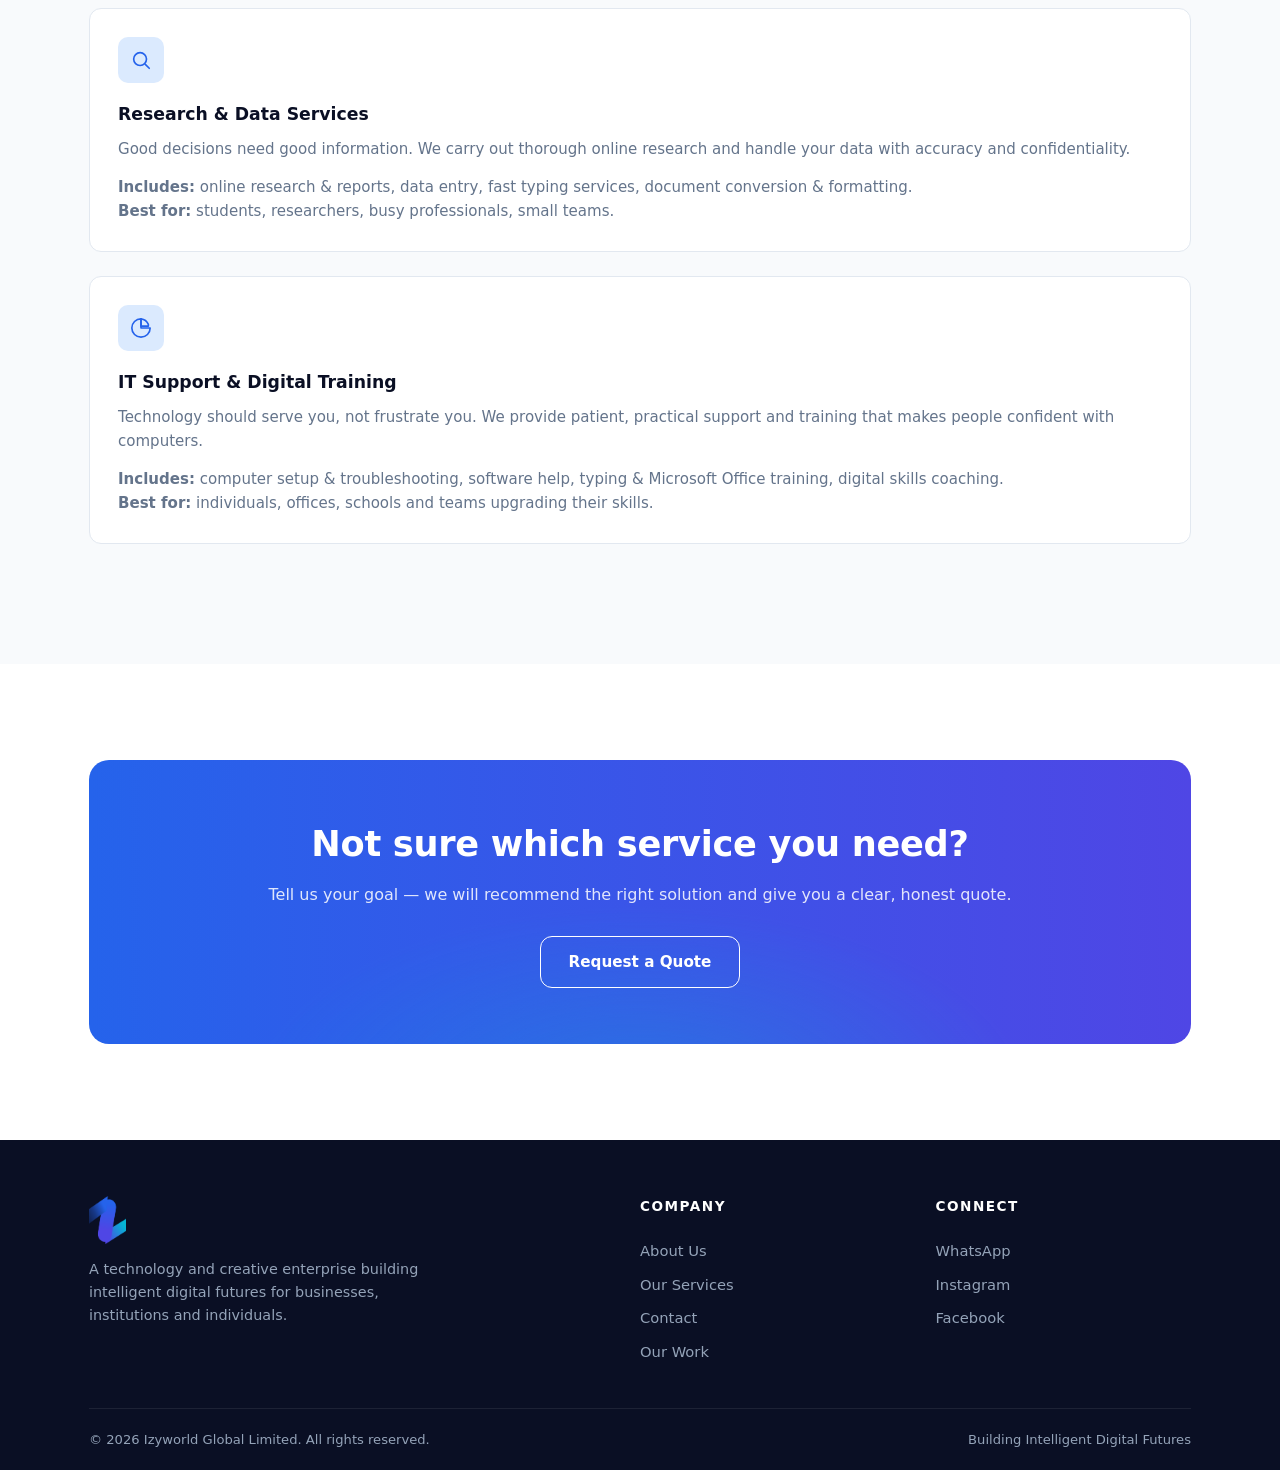
<file: services.html>
<!DOCTYPE html>
<!-- ============================================================
     IZYWORLD GLOBAL LIMITED — SERVICES PAGE
     Each service gets: what it is, what is included, and who
     it is for. Prices are intentionally NOT on the website —
     every job is quoted after we understand the brief. That
     is normal professional practice.
     ============================================================ -->
<html lang="en">
<head>
  <meta charset="UTF-8">
  <meta name="viewport" content="width=device-width, initial-scale=1.0">
  <title>Our Services — Izyworld Global Limited</title>
  <meta name="description" content="Web design, branding, video editing, document design, research and IT support services by Izyworld Global Limited.">
  <link rel="icon" type="image/png" href="assets/favicon-32.png">
  <link rel="stylesheet" href="css/variables.css">
  <link rel="stylesheet" href="css/main.css">
</head>
<body>

  <header class="site-header">
    <nav class="nav">
      <a href="index.html" class="brand">
        <img src="assets/izy-logo.png" alt="Izyworld Global Limited logo">
        <span class="brand-name">Izyworld Global<span>Limited</span></span>
      </a>
      <ul class="nav-menu">
        <li><a href="index.html">Home</a></li>
        <li><a href="about.html">About</a></li>
        <li><a href="services.html" class="active">Services</a></li>
        <li><a href="portfolio.html">Our Work</a></li>
        <li><a href="contact.html">Contact</a></li>
      </ul>
      <button class="nav-toggle" aria-label="Open menu">
        <svg class="icon-open" viewBox="0 0 24 24" fill="none" stroke-width="2" stroke-linecap="round"><path stroke="currentColor" d="M4 7h16M4 12h16M4 17h16"/></svg>
        <svg class="icon-close" style="display:none" viewBox="0 0 24 24" fill="none" stroke-width="2" stroke-linecap="round"><path stroke="currentColor" d="M6 6l12 12M18 6L6 18"/></svg>
      </button>
    </nav>
  </header>

  <section class="page-banner">
    <div class="container">
      <h1>Services built around your growth.</h1>
      <p>Everything a modern business needs to look professional and operate online — delivered by one team, to one standard.</p>
    </div>
  </section>

  <section class="section">
    <div class="container">

      <!-- SERVICE 1 -->
      <div class="card reveal" style="margin-bottom:24px;">
        <div class="card-icon"><svg viewBox="0 0 24 24" fill="none" stroke="currentColor" stroke-width="1.8" stroke-linecap="round" stroke-linejoin="round"><rect x="2" y="3" width="20" height="14" rx="2"/><path d="M8 21h8M12 17v4"/></svg></div>
        <h3>Web Design &amp; Development</h3>
        <p style="margin-bottom:14px;">A website is your hardest-working employee — it sells for you 24/7. We design and build websites that are fast, mobile-friendly and designed to convert.</p>
        <p><strong>Includes:</strong> business websites, landing pages, portfolio sites, website updates &amp; maintenance, basic SEO setup.</p>
        <p><strong>Best for:</strong> new businesses, professionals, schools, churches, shops and NGOs.</p>
      </div>

      <!-- SERVICE 2 -->
      <div class="card reveal" style="margin-bottom:24px;">
        <div class="card-icon"><svg viewBox="0 0 24 24" fill="none" stroke="currentColor" stroke-width="1.8" stroke-linecap="round" stroke-linejoin="round"><circle cx="13.5" cy="6.5" r="2.5"/><path d="M12 2l1.2 2.1M4 20l6-6 3 3 6-6"/></svg></div>
        <h3>Branding &amp; Graphic Design</h3>
        <p style="margin-bottom:14px;">People judge a business in seconds. We build brand identities that command trust from the first glance — logos, colors, and design systems that stay consistent everywhere.</p>
        <p><strong>Includes:</strong> logo design, brand identity kits, flyers &amp; posters, social media designs, business cards, letterheads, brand guidelines.</p>
        <p><strong>Best for:</strong> startups, SMEs, event organizers, personal brands.</p>
      </div>

      <!-- SERVICE 3 -->
      <div class="card reveal" style="margin-bottom:24px;">
        <div class="card-icon"><svg viewBox="0 0 24 24" fill="none" stroke="currentColor" stroke-width="1.8" stroke-linecap="round" stroke-linejoin="round"><rect x="2" y="5" width="13" height="14" rx="2"/><path d="M22 8l-7 4 7 4V8z"/></svg></div>
        <h3>Video Editing &amp; Motion</h3>
        <p style="margin-bottom:14px;">Attention is won in seconds. We produce crisp, engaging video content that tells your story quickly — for social media, events and promotions.</p>
        <p><strong>Includes:</strong> promo videos, social media clips, event highlights, product videos, captions &amp; motion text.</p>
        <p><strong>Best for:</strong> businesses growing on Instagram, TikTok, Facebook &amp; YouTube.</p>
      </div>

      <!-- SERVICE 4 -->
      <div class="card reveal" style="margin-bottom:24px;">
        <div class="card-icon"><svg viewBox="0 0 24 24" fill="none" stroke="currentColor" stroke-width="1.8" stroke-linecap="round" stroke-linejoin="round"><path d="M14 2H6a2 2 0 0 0-2 2v16a2 2 0 0 0 2 2h12a2 2 0 0 0 2-2V8z"/><path d="M14 2v6h6M9 13h6M9 17h6"/></svg></div>
        <h3>Document Design &amp; Publishing</h3>
        <p style="margin-bottom:14px;">Documents carry your reputation. We design and format professional documents that look as serious as your work — from one-page CVs to full company profiles.</p>
        <p><strong>Includes:</strong> CV design, company profiles, reports &amp; proposals, pitch presentations, typesetting &amp; formatting, project/print preparation.</p>
        <p><strong>Best for:</strong> job seekers, consultants, contractors, companies bidding for work.</p>
      </div>

      <!-- SERVICE 5 -->
      <div class="card reveal" style="margin-bottom:24px;">
        <div class="card-icon"><svg viewBox="0 0 24 24" fill="none" stroke="currentColor" stroke-width="1.8" stroke-linecap="round" stroke-linejoin="round"><circle cx="11" cy="11" r="7"/><path d="M21 21l-4.3-4.3"/></svg></div>
        <h3>Research &amp; Data Services</h3>
        <p style="margin-bottom:14px;">Good decisions need good information. We carry out thorough online research and handle your data with accuracy and confidentiality.</p>
        <p><strong>Includes:</strong> online research &amp; reports, data entry, fast typing services, document conversion &amp; formatting.</p>
        <p><strong>Best for:</strong> students, researchers, busy professionals, small teams.</p>
      </div>

      <!-- SERVICE 6 -->
      <div class="card reveal" style="margin-bottom:24px;">
        <div class="card-icon"><svg viewBox="0 0 24 24" fill="none" stroke="currentColor" stroke-width="1.8" stroke-linecap="round" stroke-linejoin="round"><path d="M12 2a10 10 0 1 0 10 10h-10V2z"/><path d="M20 8a10 10 0 0 0-8-6v8h8z"/></svg></div>
        <h3>IT Support &amp; Digital Training</h3>
        <p style="margin-bottom:14px;">Technology should serve you, not frustrate you. We provide patient, practical support and training that makes people confident with computers.</p>
        <p><strong>Includes:</strong> computer setup &amp; troubleshooting, software help, typing &amp; Microsoft Office training, digital skills coaching.</p>
        <p><strong>Best for:</strong> individuals, offices, schools and teams upgrading their skills.</p>
      </div>

    </div>
  </section>

  <section class="section alt">
    <div class="container">
      <div class="cta-band reveal">
        <h2>Not sure which service you need?</h2>
        <p>Tell us your goal — we will recommend the right solution and give you a clear, honest quote.</p>
        <a href="contact.html" class="btn btn-outline" style="border-color:#fff">Request a Quote</a>
      </div>
    </div>
  </section>

  <footer class="site-footer footer">
    <div class="container">
      <div class="footer-grid">
        <div class="footer-brand">
          <img src="assets/izy-logo.png" alt="Izyworld Global Limited logo">
          <p>A technology and creative enterprise building intelligent digital futures for businesses, institutions and individuals.</p>
        </div>
        <div>
          <h4>Company</h4>
          <ul class="footer-links">
            <li><a href="about.html">About Us</a></li>
            <li><a href="services.html">Our Services</a></li>
            <li><a href="contact.html">Contact</a></li>
            <li><a href="portfolio.html">Our Work</a></li>
          </ul>
        </div>
        <div>
          <h4>Connect</h4>
          <ul class="footer-links">
            <li><a href="#">WhatsApp</a></li>
            <li><a href="#">Instagram</a></li>
            <li><a href="#">Facebook</a></li>
          </ul>
        </div>
      </div>
      <div class="footer-bottom">
        <span>© <span id="year">2026</span> Izyworld Global Limited. All rights reserved.</span>
        <span>Building Intelligent Digital Futures</span>
      </div>
    </div>
  </footer>

  <button id="backToTop" aria-label="Back to top">↑</button>
  <script src="js/main.js"></script>
</body>
</html>
</file>
<file: css/variables.css>
/* ============================================================
   IZYWORLD GLOBAL LIMITED — BRAND DESIGN TOKENS
   ------------------------------------------------------------
   This file holds ALL the brand colors of Izyworld in ONE place.
   When you want to change a color, change it HERE only —
   every other CSS file uses these variables, so the whole
   website updates automatically.

   Source of truth: IZYWORLD-CORPORATE-ASSETS/01_BRAND-IDENTITY/
                    Color Palette/izyrootcolor.css (Google Drive)
   ============================================================ */

:root {
  /* ---- CORE BRAND COLORS ---- */
  --izy-primary: #2563EB;    /* Izyworld Blue  — main buttons, links  */
  --izy-secondary: #4F46E5;  /* Izyworld Indigo — gradients, accents   */
  --izy-accent: #06B6D4;     /* Izyworld Cyan   — small highlights    */
  --izy-navy: #0A0F24;       /* Izyworld Navy   — dark sections       */
  --izy-slate: #334155;      /* Izyworld Slate  — body text on light  */
  --izy-surface: #F8FAFC;    /* Izyworld Surface — page background   */

  /* ---- DERIVED SHADES (light/dark versions of the core colors) ---- */
  --izy-primary-dark: #1D4ED8;   /* darker blue for button hover states */
  --izy-primary-soft: #DBEAFE;   /* very light blue for soft backgrounds */
  --izy-white: #FFFFFF;
  --izy-text-muted: #64748B;     /* light gray for secondary text */

  /* ---- LAYOUT MEASUREMENTS ---- */
  --radius: 12px;          /* how rounded the corners of cards are */
  --section-gap: 96px;     /* vertical space between page sections */
  --container: 1150px;     /* maximum width of the page content */
}
</file>
<file: css/main.css>
/* ============================================================
   IZYWORLD GLOBAL LIMITED — MAIN STYLESHEET
   ------------------------------------------------------------
   HOW THIS FILE IS ORGANIZED
   Read top to bottom — it follows the page from top (header)
   to bottom (footer):
     1. RESET        – removes default browser spacing
     2. BASE         – global text, colors, containers
     3. HEADER       – the top bar + navigation menu
     4. HERO         – the big first section on the home page
     5. BUTTONS      – reusable button styles
     6. SECTIONS     – headings + section spacing
     7. CARDS        – grids of cards (services, values)
     8. ABOUT PAGE   – mission/vision blocks, stats
     9. CONTACT PAGE – form + contact info
    10. FOOTER       – the bottom of every page
    11. UTILITIES   – small reusable helpers
    12. ANIMATIONS  – the "reveal on scroll" effect
    13. RESPONSIVE  – adjustments for phones and tablets

   Every color comes from variables.css — never type a raw
   color code here. That keeps the brand consistent.
   ============================================================ */

/* ---------- 1. RESET ---------- */
* {
  margin: 0;
  padding: 0;
  box-sizing: border-box; /* padding no longer widens boxes */
}

/* ---------- 2. BASE ---------- */
html {
  scroll-behavior: smooth; /* clicking links glides instead of jumping */
}

body {
  font-family: system-ui, -apple-system, "Segoe UI", Roboto, Arial, sans-serif;
  background: var(--izy-surface);
  color: var(--izy-slate);
  line-height: 1.6;
}

img {
  max-width: 100%; /* images never break out of their container */
  display: block;
}

/* .container centers all page content and caps its width */
.container {
  max-width: var(--container);
  margin: 0 auto;
  padding: 0 24px;
}

/* ---------- 3. HEADER ---------- */
.site-header {
  position: sticky;  /* the header stays visible when you scroll */
  top: 0;
  z-index: 100;
  background: var(--izy-white);
  border-bottom: 1px solid #E2E8F0;
  transition: box-shadow 0.3s ease;
}

/* this class is added by js/main.js when the page is scrolled */
.site-header.scrolled {
  box-shadow: 0 4px 20px rgba(10, 15, 36, 0.08);
}

.nav {
  display: flex;
  align-items: center;
  justify-content: space-between;
  gap: 24px;
  padding: 14px 24px;
  max-width: var(--container);
  margin: 0 auto;
}

.brand {
  display: flex;
  align-items: center;
  gap: 10px;
  text-decoration: none;
}

.brand img {
  height: 44px;
  width: auto;
}

.brand-name {
  font-weight: 700;
  font-size: 1.05rem;
  color: var(--izy-navy);
  line-height: 1.1;
}

.brand-name span {
  display: block;
  font-size: 0.62rem;
  font-weight: 600;
  letter-spacing: 2px;
  color: var(--izy-primary);
  text-transform: uppercase;
}

/* the desktop menu */
.nav-menu {
  display: flex;
  align-items: center;
  gap: 6px;
  list-style: none;
}

.nav-menu a {
  display: block;
  padding: 8px 14px;
  border-radius: 8px;
  text-decoration: none;
  color: var(--izy-slate);
  font-weight: 500;
  font-size: 0.95rem;
  transition: color 0.2s, background 0.2s;
}

.nav-menu a:hover {
  color: var(--izy-primary);
  background: var(--izy-primary-soft);
}

/* the menu link of the page you are currently on */
.nav-menu a.active {
  color: var(--izy-primary);
  font-weight: 600;
}

/* hamburger button — hidden on desktop, shown on phones (see part 13) */
.nav-toggle {
  display: none;
  background: none;
  border: none;
  cursor: pointer;
  padding: 8px;
}

.nav-toggle svg {
  width: 26px;
  height: 26px;
  stroke: var(--izy-navy);
}

/* ---------- 4. HERO ---------- */
.hero {
  background:
    radial-gradient(900px 400px at 85% -10%, rgba(6, 182, 212, 0.25), transparent 60%),
    radial-gradient(700px 500px at 10% 110%, rgba(79, 70, 229, 0.35), transparent 60%),
    var(--izy-navy);
  color: var(--izy-white);
  padding: 110px 0;
  overflow: hidden;
}

.hero-inner {
  max-width: 800px;
}

.hero-badge {
  display: inline-block;
  font-size: 0.75rem;
  font-weight: 600;
  letter-spacing: 2.5px;
  text-transform: uppercase;
  color: var(--izy-accent);
  border: 1px solid rgba(6, 182, 212, 0.4);
  border-radius: 999px;
  padding: 6px 16px;
  margin-bottom: 24px;
  background: rgba(6, 182, 212, 0.08);
}

.hero h1 {
  font-size: clamp(2.1rem, 5vw, 3.4rem); /* grows on bigger screens */
  line-height: 1.15;
  font-weight: 800;
  letter-spacing: -0.5px;
  margin-bottom: 20px;
}

.hero h1 em {
  font-style: normal;
  background: linear-gradient(90deg, var(--izy-primary), var(--izy-accent));
  -webkit-background-clip: text;
  background-clip: text;
  color: transparent;
}

.hero p {
  font-size: 1.12rem;
  color: #CBD5E1;
  max-width: 560px;
  margin-bottom: 36px;
}

.hero-actions {
  display: flex;
  flex-wrap: wrap;
  gap: 14px;
  align-items: center;
}

/* ---------- 5. BUTTONS ---------- */
.btn {
  display: inline-block;
  padding: 13px 28px;
  border-radius: var(--radius);
  font-weight: 600;
  font-size: 0.95rem;
  text-decoration: none;
  border: none;
  cursor: pointer;
  transition: transform 0.15s, background 0.2s, box-shadow 0.2s;
}

.btn-primary {
  background: linear-gradient(90deg, var(--izy-primary), var(--izy-secondary));
  color: var(--izy-white);
  box-shadow: 0 8px 24px rgba(37, 99, 235, 0.35);
}

.btn-primary:hover {
  transform: translateY(-2px);
  box-shadow: 0 12px 28px rgba(37, 99, 235, 0.45);
}

/* outline version — used inside dark sections */
.btn-outline {
  background: transparent;
  color: var(--izy-white);
  border: 1.5px solid rgba(255, 255, 255, 0.4);
}

.btn-outline:hover {
  border-color: var(--izy-accent);
  color: var(--izy-accent);
}

/* light outline version — used on light backgrounds */
.btn-light-outline {
  background: transparent;
  color: var(--izy-primary);
  border: 1.5px solid var(--izy-primary);
}

.btn-light-outline:hover {
  background: var(--izy-primary-soft);
}

/* ---------- 6. SECTIONS ---------- */
.section {
  padding: var(--section-gap) 0;
}

.section.alt {
  background: var(--izy-white); /* alternating strip for rhythm */
}

.section-eyebrow {
  display: block;
  font-size: 0.72rem;
  font-weight: 700;
  letter-spacing: 2.5px;
  text-transform: uppercase;
  color: var(--izy-primary);
  margin-bottom: 10px;
}

.section h2 {
  font-size: clamp(1.6rem, 3vw, 2.2rem);
  color: var(--izy-navy);
  letter-spacing: -0.3px;
  margin-bottom: 14px;
}

.section-lead {
  max-width: 640px;
  color: var(--izy-text-muted);
  margin-bottom: 48px;
}

/* ---------- 7. CARDS (services, values) ---------- */
.card-grid {
  display: grid;
  /* auto-fit = as many columns as fit; each card is at least 300px wide */
  grid-template-columns: repeat(auto-fit, minmax(300px, 1fr));
  gap: 24px;
}

.card {
  background: var(--izy-white);
  border: 1px solid #E2E8F0;
  border-radius: var(--radius);
  padding: 28px;
  transition: transform 0.2s, box-shadow 0.2s;
}

.section.alt .card {
  background: var(--izy-surface);
}

.card:hover {
  transform: translateY(-4px);
  box-shadow: 0 16px 40px rgba(10, 15, 36, 0.10);
}

.card-icon {
  width: 46px;
  height: 46px;
  border-radius: 10px;
  display: grid;
  place-items: center;
  background: var(--izy-primary-soft);
  color: var(--izy-primary);
  margin-bottom: 18px;
}

.card-icon svg {
  width: 22px;
  height: 22px;
}

.card h3 {
  color: var(--izy-navy);
  font-size: 1.08rem;
  margin-bottom: 8px;
}

.card p {
  font-size: 0.94rem;
  color: var(--izy-text-muted);
}

/* ---------- 8. ABOUT PAGE ---------- */
.mv-block {
  background: var(--izy-white);
  border-left: 4px solid var(--izy-primary);
  border-radius: var(--radius);
  padding: 30px 32px;
  box-shadow: 0 4px 20px rgba(10, 15, 36, 0.05);
}

.mv-block h3 {
  color: var(--izy-primary);
  font-size: 0.8rem;
  letter-spacing: 2px;
  text-transform: uppercase;
  margin-bottom: 10px;
}

.mv-block p {
  color: var(--izy-slate);
  font-size: 1.02rem;
}

.stats-strip {
  display: grid;
  grid-template-columns: repeat(auto-fit, minmax(180px, 1fr));
  gap: 20px;
}

.stat {
  text-align: center;
  padding: 28px 16px;
  border-radius: var(--radius);
  background: var(--izy-navy);
  color: var(--izy-white);
}

.stat-number {
  font-size: 2.2rem;
  font-weight: 800;
  color: var(--izy-accent);
  line-height: 1.2;
}

.stat-label {
  font-size: 0.85rem;
  color: #94A3B8;
}

/* page banner used on inner pages (smaller than the home hero) */
.page-banner {
  background:
    radial-gradient(700px 300px at 90% 0%, rgba(6, 182, 212, 0.22), transparent 60%),
    var(--izy-navy);
  color: var(--izy-white);
  padding: 72px 0;
}

.page-banner h1 {
  font-size: clamp(1.8rem, 4vw, 2.6rem);
  font-weight: 800;
  margin-bottom: 10px;
}

.page-banner p {
  color: #CBD5E1;
  max-width: 620px;
}

/* the "what we believe" value cards reuse .card — this adds the icon tint */
.value-card .card-icon {
  background: rgba(6, 182, 212, 0.12);
  color: var(--izy-accent);
}

/* ---------- 9. CONTACT PAGE ---------- */
.contact-layout {
  display: grid;
  grid-template-columns: 1.2fr 1fr;
  gap: 40px;
  align-items: start;
}

.contact-form {
  background: var(--izy-white);
  border: 1px solid #E2E8F0;
  border-radius: var(--radius);
  padding: 32px;
}

.form-group {
  margin-bottom: 20px;
}

.form-group label {
  display: block;
  font-weight: 600;
  font-size: 0.88rem;
  color: var(--izy-navy);
  margin-bottom: 6px;
}

.form-group input,
.form-group textarea,
.form-group select {
  width: 100%;
  padding: 12px 14px;
  border: 1.5px solid #CBD5E1;
  border-radius: 10px;
  font-size: 0.95rem;
  font-family: inherit;
  background: var(--izy-surface);
  transition: border-color 0.2s, box-shadow 0.2s;
}

.form-group input:focus,
.form-group textarea:focus,
.form-group select:focus {
  outline: none;
  border-color: var(--izy-primary);
  box-shadow: 0 0 0 3px rgba(37, 99, 235, 0.15);
}

/* red border shown when js/main.js finds invalid input */
.form-group input.invalid,
.form-group textarea.invalid {
  border-color: #EF4444;
}

.error-msg {
  display: none; /* hidden until JavaScript shows it */
  color: #DC2626;
  font-size: 0.8rem;
  margin-top: 5px;
}

.error-msg.show {
  display: block;
}

.contact-info-card {
  background: var(--izy-navy);
  color: var(--izy-white);
  border-radius: var(--radius);
  padding: 32px;
}

.contact-info-card h3 {
  margin-bottom: 20px;
  font-size: 1.1rem;
}

.contact-line {
  display: flex;
  gap: 12px;
  align-items: flex-start;
  padding: 14px 0;
  border-bottom: 1px solid rgba(255, 255, 255, 0.08);
  font-size: 0.95rem;
  color: #CBD5E1;
}

.contact-line svg {
  width: 18px;
  height: 18px;
  flex-shrink: 0;
  margin-top: 3px;
  color: var(--izy-accent);
}

/* ---------- 10. FOOTER ---------- */
.site-footer {
  background: var(--izy-navy);
  color: #94A3B8;
  padding: 56px 0 0;
}

.footer-grid {
  display: grid;
  grid-template-columns: 2fr 1fr 1fr;
  gap: 40px;
  padding-bottom: 40px;
}

.footer-brand img {
  height: 48px;
  margin-bottom: 14px;
}

.footer-brand p {
  font-size: 0.9rem;
  max-width: 340px;
}

.footer h4 {
  color: var(--izy-white);
  font-size: 0.85rem;
  letter-spacing: 1.5px;
  text-transform: uppercase;
  margin-bottom: 16px;
}

.footer-links {
  list-style: none;
}

.footer-links a {
  display: block;
  color: #94A3B8;
  text-decoration: none;
  font-size: 0.92rem;
  padding: 5px 0;
  transition: color 0.2s;
}

.footer-links a:hover {
  color: var(--izy-accent);
}

.footer-bottom {
  border-top: 1px solid rgba(255, 255, 255, 0.08);
  padding: 20px 0;
  font-size: 0.82rem;
  display: flex;
  flex-wrap: wrap;
  gap: 8px;
  justify-content: space-between;
}

/* ---------- 11. UTILITIES ---------- */
.text-center {
  text-align: center;
}

.cta-band {
  background:
    radial-gradient(600px 300px at 50% 120%, rgba(6, 182, 212, 0.3), transparent 65%),
    linear-gradient(90deg, var(--izy-primary), var(--izy-secondary));
  color: var(--izy-white);
  border-radius: 20px;
  padding: 56px 48px;
  text-align: center;
}

.cta-band h2 {
  color: var(--izy-white);
  margin-bottom: 10px;
}

.cta-band p {
  color: rgba(255, 255, 255, 0.85);
  margin-bottom: 28px;
}

#backToTop {
  position: fixed;
  bottom: 24px;
  right: 24px;
  width: 46px;
  height: 46px;
  border-radius: 50%;
  border: none;
  background: var(--izy-primary);
  color: var(--izy-white);
  font-size: 1.2rem;
  cursor: pointer;
  box-shadow: 0 8px 24px rgba(37, 99, 235, 0.4);
  opacity: 0;               /* hidden by default */
  pointer-events: none;
  transition: opacity 0.3s, transform 0.2s;
}

#backToTop.visible {
  opacity: 1;
  pointer-events: auto;
}

/* ---------- 12. ANIMATIONS ---------- */
/* Elements with .reveal start invisible and slide up
   when they enter the screen (js/main.js handles when). */
.reveal {
  opacity: 0;
  transform: translateY(28px);
  transition: opacity 0.7s ease, transform 0.7s ease;
}

.reveal.visible {
  opacity: 1;
  transform: none;
}

/* ---------- 13. RESPONSIVE (phones & tablets) ---------- */
@media (max-width: 860px) {
  .nav-toggle {
    display: block; /* show the hamburger */
  }

  /* the menu becomes a dropdown panel under the header */
  .nav-menu {
    display: none;
    position: absolute;
    top: 100%;
    left: 0;
    right: 0;
    flex-direction: column;
    align-items: stretch;
    background: var(--izy-white);
    border-bottom: 1px solid #E2E8F0;
    box-shadow: 0 16px 30px rgba(10, 15, 36, 0.12);
    padding: 10px 16px 18px;
  }

  .nav-menu.open {
    display: flex; /* toggled by js/main.js */
  }

  .nav-menu a {
    padding: 13px 14px;
    border-radius: 8px;
  }

  .hero {
    padding: 72px 0;
  }

  .contact-layout {
    grid-template-columns: 1fr; /* stack the form above the info */
  }

  .footer-grid {
    grid-template-columns: 1fr;
    gap: 28px;
  }

  .section {
    padding: 64px 0;
  }

  .cta-band {
    padding: 40px 24px;
  }
}

/* ---------- 14. PORTFOLIO / "OUR WORK" PAGE ---------- */
/* Project cards: like .card, but with an optional image on top,
   a badge, tag pills and links. Text-only cards simply skip
   the .project-media image — the layout adapts. */

.project-grid {
  display: grid;
  grid-template-columns: repeat(auto-fit, minmax(320px, 1fr));
  gap: 24px;
}

.project-card {
  background: var(--izy-white);
  border: 1px solid #E2E8F0;
  border-radius: var(--radius);
  overflow: hidden;             /* makes the image respect the card's rounded corners */
  display: flex;
  flex-direction: column;
  transition: transform 0.2s, box-shadow 0.2s;
}

.project-card:hover {
  transform: translateY(-4px);
  box-shadow: 0 16px 40px rgba(10, 15, 36, 0.10);
}

.project-media {
  aspect-ratio: 16 / 10;       /* every image gets the same height */
  object-fit: cover;           /* image fills the box without stretching */
  width: 100%;
  border-bottom: 1px solid #E2E8F0;
}

.project-body {
  padding: 26px;
  display: flex;
  flex-direction: column;
  gap: 14px;
  flex: 1;                     /* body stretches so all cards end evenly */
}

.project-badge {
  align-self: flex-start;
  font-size: 0.72rem;
  font-weight: 700;
  letter-spacing: 1.2px;
  text-transform: uppercase;
  color: var(--izy-primary);
  background: var(--izy-primary-soft);
  border-radius: 999px;
  padding: 5px 12px;
}

.project-card h3 {
  color: var(--izy-navy);
  font-size: 1.12rem;
  line-height: 1.35;
}

.project-card p {
  font-size: 0.94rem;
  color: var(--izy-text-muted);
}

.project-tags {
  display: flex;
  flex-wrap: wrap;
  gap: 6px;
}

.tag {
  font-size: 0.72rem;
  font-weight: 600;
  color: var(--izy-slate);
  background: var(--izy-surface);
  border: 1px solid #E2E8F0;
  border-radius: 999px;
  padding: 4px 10px;
}

.project-links {
  margin-top: auto;            /* links always sit at the bottom of the card */
  display: flex;
  flex-wrap: wrap;
  gap: 16px;
}

.project-links a {
  font-size: 0.85rem;
  font-weight: 700;
  color: var(--izy-primary);
  text-decoration: none;
  border-bottom: 2px solid var(--izy-primary-soft);
  transition: border-color 0.2s;
}

.project-links a:hover {
  border-color: var(--izy-primary);
}
</file>
